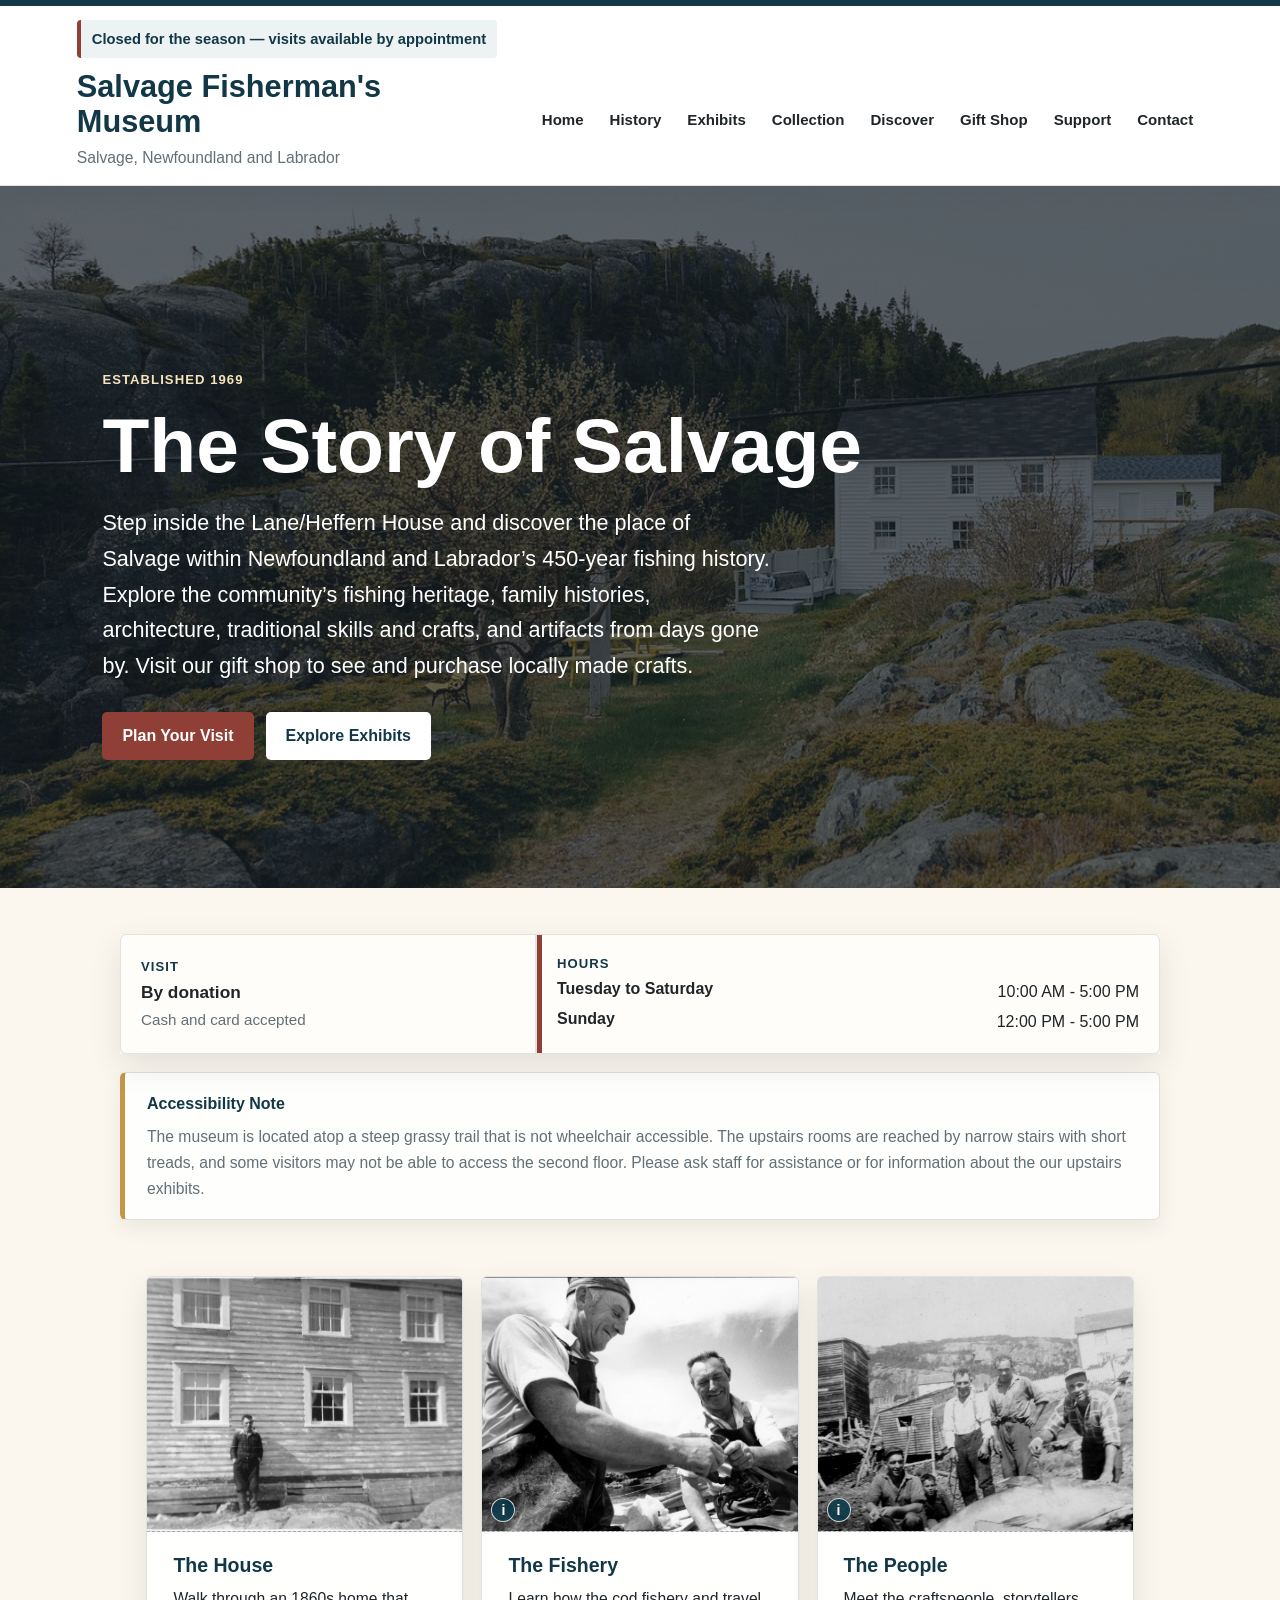
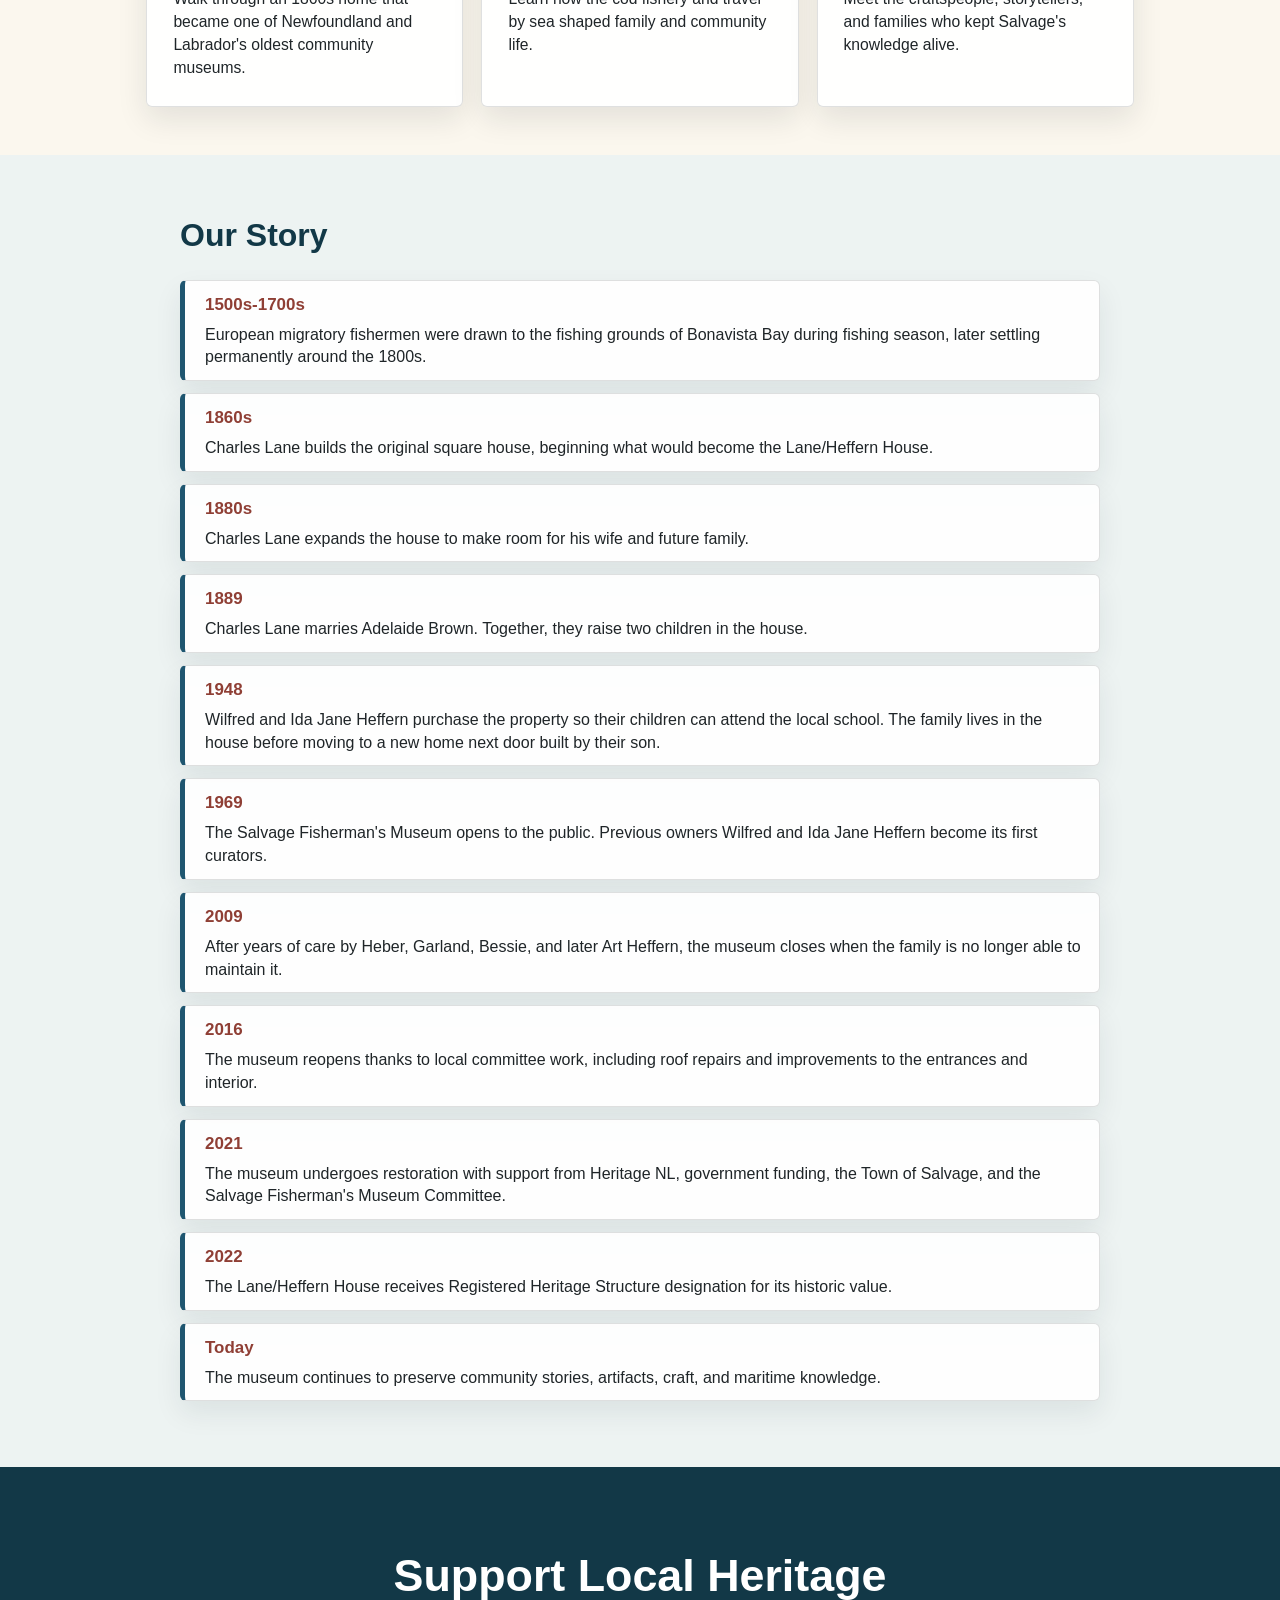
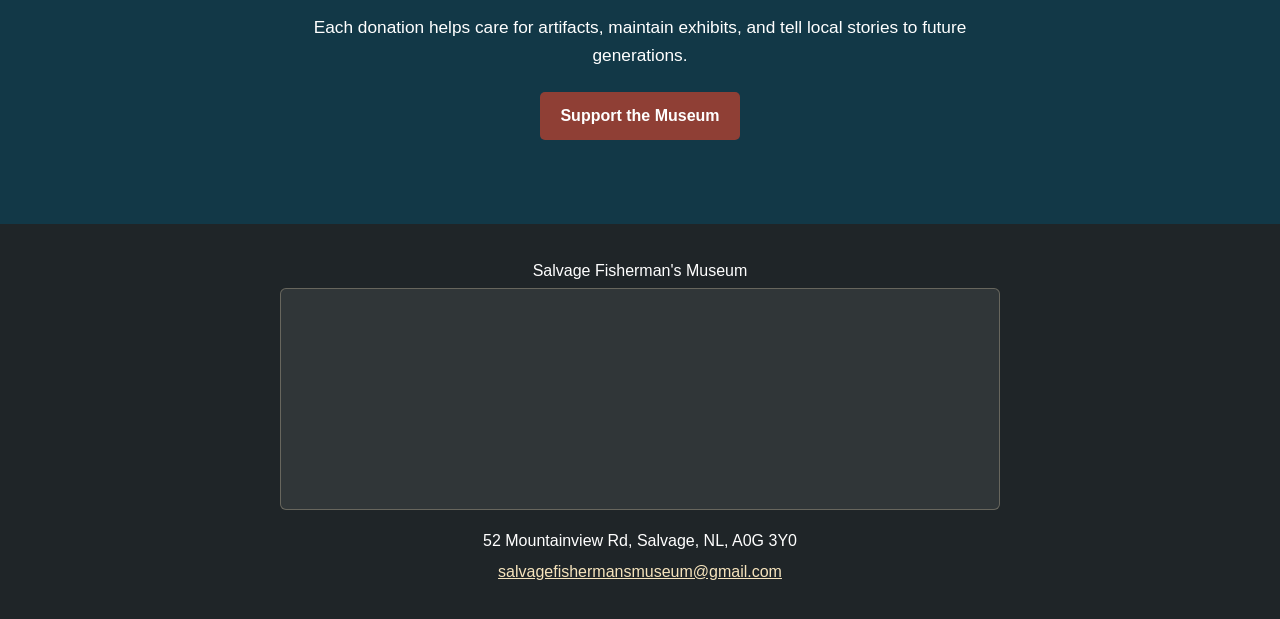
<file: index.html>
<!DOCTYPE html>
<html lang="en"><head>
<meta charset="UTF-8">
<meta name="viewport" content="width=device-width, initial-scale=1.0">
<title>Salvage Fisherman's Museum | Salvage, Newfoundland</title>
<meta name="description" content="Visit the Salvage Fisherman's Museum, also known as the Lane/Heffern House, a community museum preserving fishing heritage, family stories, craft, and life in Salvage, Newfoundland.">
<script type="application/ld+json">
{
  "@context": "https://schema.org",
  "@type": "Museum",
  "name": "Salvage Fisherman's Museum",
  "address": {
    "@type": "PostalAddress",
    "streetAddress": "52 Mountainview Rd",
    "addressLocality": "Salvage",
    "addressRegion": "NL",
    "postalCode": "A0G 3Y0",
    "addressCountry": "Canada"
  },
  "description": "A community museum preserving the fishing heritage, stories, landscape, and traditions of Salvage, Newfoundland."
}
</script>
<link rel="stylesheet" href="css/style.css">
</head>

<body class="home-page">
<header>
<div id="season-status" class="season-banner">Open for the season - July 7 to September 4</div>

<div class="logo">
<a class="home-link" href="index.html" aria-label="Go to homepage"><h1>Salvage Fisherman's Museum</h1></a>
<p>Salvage, Newfoundland and Labrador</p>
</div>

<nav>
<a href="index.html">Home</a>
<a href="history.html">History</a>
<a href="exhibits.html">Exhibits</a>
<a href="collection.html">Collection</a>
<a href="discover.html">Discover</a>
<a href="gift-shop.html">Gift Shop</a>
<a href="support.html">Support</a>
<a href="contact.html">Contact</a>
</nav>
</header>

<section class="hero" style="background-image: linear-gradient(rgba(20, 28, 36, 0.68), rgba(20, 28, 36, 0.68)), url(&quot;images/museum-landscape-placeholder.jpg&quot;); background-size: cover, 125% auto; background-position: center center, 0% 50%; background-repeat: no-repeat, no-repeat;" data-bg-overlay="dark">
<div class="hero-text">
<h2>The Story of Salvage</h2>
<p>Step inside the Lane/Heffern House and discover the place of Salvage within Newfoundland and Labrador’s 450-year fishing history. Explore the community’s fishing heritage, family histories, architecture, traditional skills and crafts, and artifacts from days gone by. Visit our gift shop to see and purchase locally made crafts.&nbsp;</p>

<div class="buttons">
<a class="button" href="#visitor-info">Plan Your Visit</a>
<a class="button secondary" href="exhibits.html">Explore Exhibits</a>
</div>
</div>
</section>

<section id="visitor-info" class="notice">
<div class="admission-box">
<span>Visit</span>
<strong>By donation</strong>
<small>Cash and card accepted</small>
</div>
<div class="hours-box">
<span>Hours</span>
<p><strong>Tuesday to Saturday</strong> 10:00 AM - 5:00 PM</p>
<p><strong>Sunday</strong> 12:00 PM - 5:00 PM</p>
</div>
</section>

<section class="home-accessibility">
<h2>Accessibility Note</h2>
<p>The museum is located atop a steep grassy trail that is not wheelchair accessible. The upstairs rooms are reached by narrow stairs with short treads, and some visitors may not be able to access the second floor. Please ask staff for assistance or for information about the our upstairs exhibits.</p>
</section>



<section class="cards">
<div class="card">
<div class="photo-placeholder" style="position: relative; overflow: hidden;"><img src="images/historic-house-placeholder.jpg" alt="Historic photograph of the museum building" style="position: absolute; left: -10.521308%; top: -10.521308%; width: 121.042615%; height: 121.042615%; max-width: none; margin: 0px; border: 0px; display: block; object-fit: cover; object-position: 50% 50%; transform: rotate(0.5deg); transform-origin: center center; filter: grayscale(100%) contrast(125%);"></div>
<h3>The House</h3>
<p>Walk through an 1860s home that became one of Newfoundland and Labrador's oldest community museums.</p>
</div>

<div class="card">
<div class="photo-placeholder" style="position: relative; overflow: hidden;"><img src="images/Penney005.jpg" alt="Penney005" loading="lazy" style="position: absolute; left: -15.6%; top: -12%; width: 130%; height: 130%; max-width: none; margin: 0px; border: 0px; display: block; object-fit: cover; object-position: 52% 40%; transform: rotate(0deg); transform-origin: center center; filter: grayscale(100%);"></div>
<p class="photo-credit">Attribution: Joyce Penney collection. John Lane and Frank in Salvage, circa 1960s-1970s.</p>
<h3>The Fishery</h3>
<p>Learn how the cod fishery and travel by sea shaped family and community life.</p></div><div class="card"><div class="photo-placeholder" style="position: relative; overflow: hidden;"><img src="images/DAI_26.jpg" alt="DAI 26" style="object-fit: cover; object-position: 54% 52%; position: absolute; left: -10.8%; top: -10.4%; width: 120%; height: 120%; max-width: none; margin: 0px; border: 0px; display: block; transform: rotate(0deg); transform-origin: center center; filter: grayscale(100%) brightness(90%) contrast(140%);"></div>
<p class="photo-credit">Attribution: Salvage Fisherman's Museum Archives, Arthur Heffern. Fishermen with a large tuna, c.1950. CC BY-NC 2.0 CA.</p>
<h3>The People</h3>
<p>Meet the craftspeople, storytellers, and families who kept Salvage's knowledge alive.</p>
</div>
</section>

<section class="timeline timeline-cards">
<h2>Our Story</h2>

<div>
<h3>1500s-1700s</h3>
<p>European migratory fishermen were drawn to the fishing grounds of Bonavista Bay during fishing season, later settling permanently around the 1800s.</p>
</div>

<div>
<h3>1860s</h3>
<p>Charles Lane builds the original square house, beginning what would become the Lane/Heffern House.</p>
</div>

<div>
<h3>1880s</h3>
<p>Charles Lane expands the house to make room for his wife and future family.</p>
</div>

<div>
<h3>1889</h3>
<p>Charles Lane marries Adelaide Brown. Together, they raise two children in the house.</p>
</div>

<div>
<h3>1948</h3>
<p>Wilfred and Ida Jane Heffern purchase the property so their children can attend the local school. The family lives in the house before moving to a new home next door built by their son.</p>
</div>

<div>
<h3>1969</h3>
<p>The Salvage Fisherman's Museum opens to the public. Previous owners Wilfred and Ida Jane Heffern become its first curators.</p>
</div>

<div>
<h3>2009</h3>
<p>After years of care by Heber, Garland, Bessie, and later Art Heffern, the museum closes when the family is no longer able to maintain it.</p>
</div>

<div>
<h3>2016</h3>
<p>The museum reopens thanks to local committee work, including roof repairs and improvements to the entrances and interior.</p>
</div>

<div>
<h3>2021</h3>
<p>The museum undergoes restoration with support from Heritage NL, government funding, the Town of Salvage, and the Salvage Fisherman's Museum Committee.</p>
</div>

<div>
<h3>2022</h3>
<p>The Lane/Heffern House receives Registered Heritage Structure designation for its historic value.</p>
</div>

<div>
<h3>Today</h3>
<p>The museum continues to preserve community stories, artifacts, craft, and maritime knowledge.</p>
</div>
</section>

<section class="support-box">
<h2>Support Local Heritage</h2>
<p>Each donation helps care for artifacts, maintain exhibits, and tell local stories to future generations.</p>
<a class="button" href="support.html">Support the Museum</a></section>

<footer>
<p>Salvage Fisherman's Museum</p>
<div class="footer-map" aria-label="Map showing Salvage Fisherman's Museum location">
<iframe title="Map to Salvage Fisherman's Museum" src="https://www.google.com/maps?q=52%20Mountainview%20Rd%2C%20Salvage%2C%20NL%20A0G%203Y0&amp;output=embed" loading="lazy" referrerpolicy="no-referrer-when-downgrade"></iframe>
</div>
<p>52 Mountainview Rd, Salvage, NL, A0G 3Y0</p>
<p><a href="mailto:salvagefishermansmuseum@gmail.com">salvagefishermansmuseum@gmail.com</a></p>
</footer>

<script src="js/main.js"></script>
</body></html>
</file>
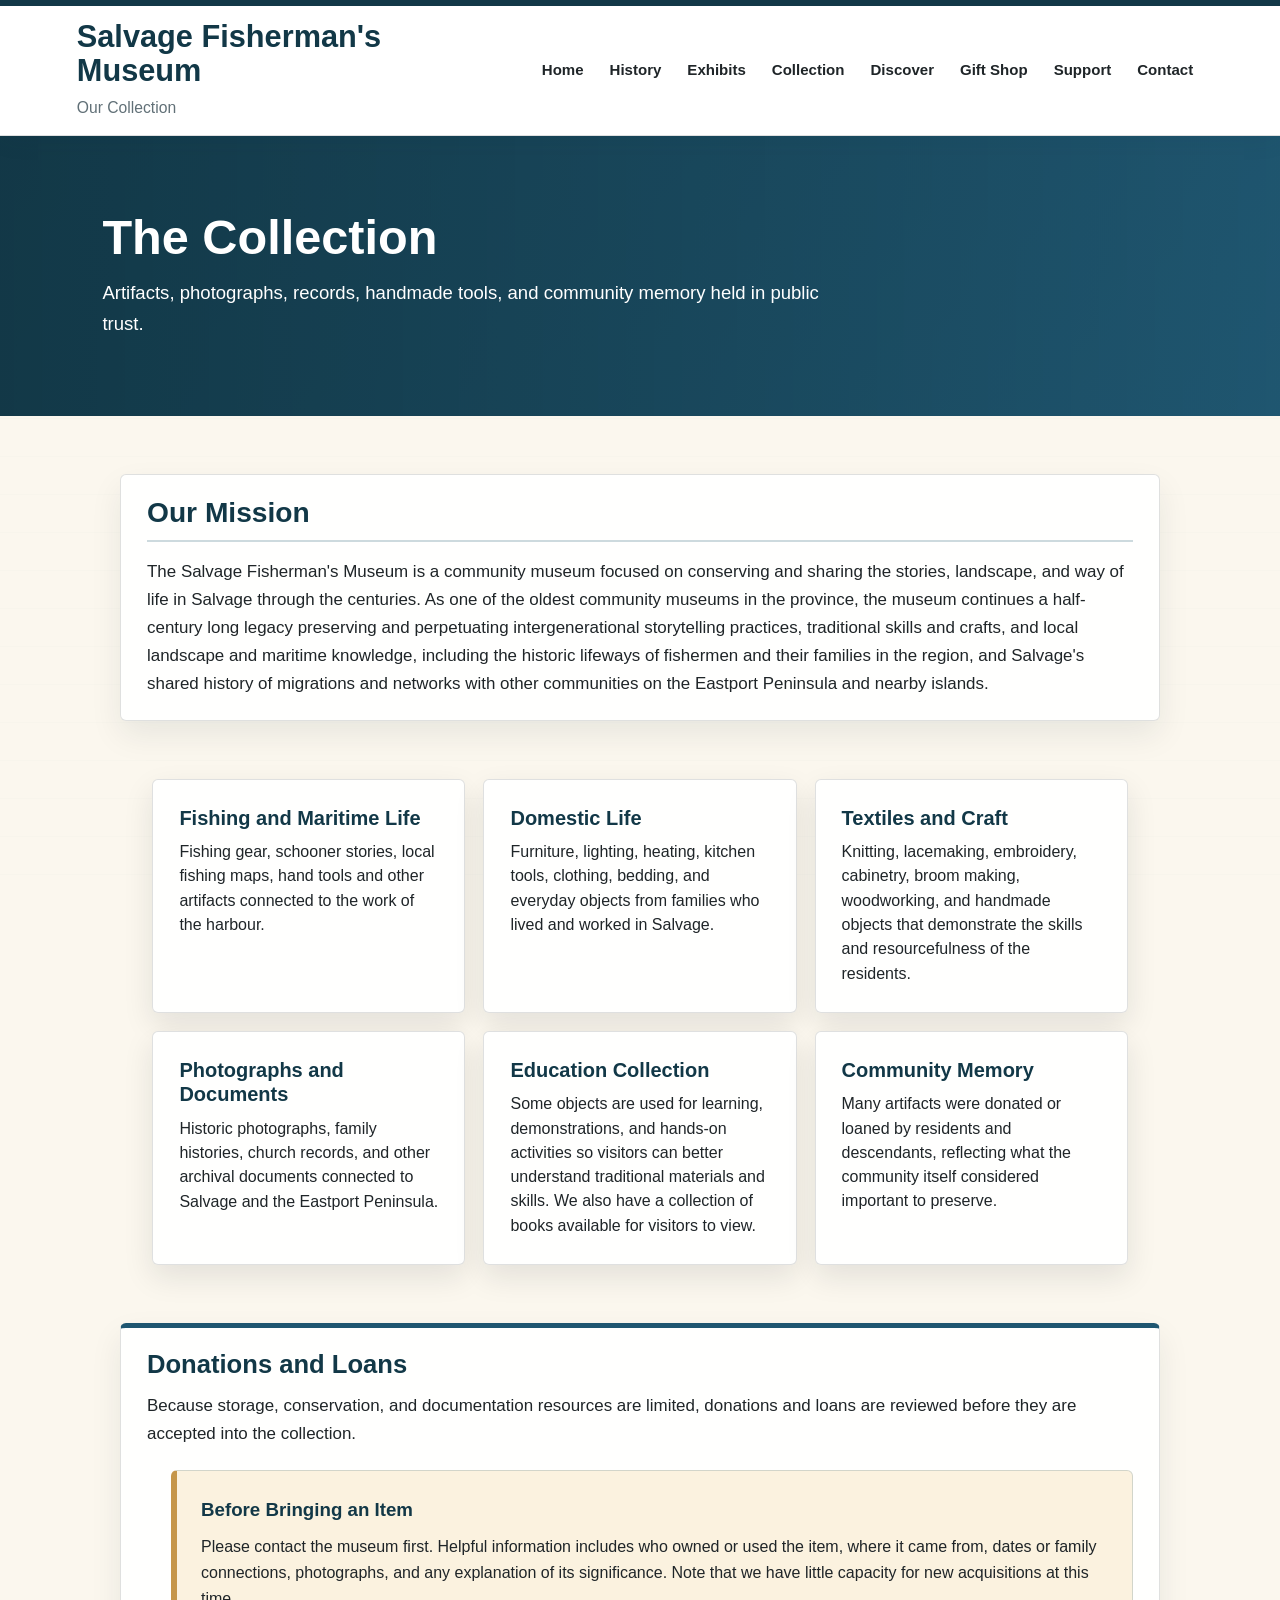
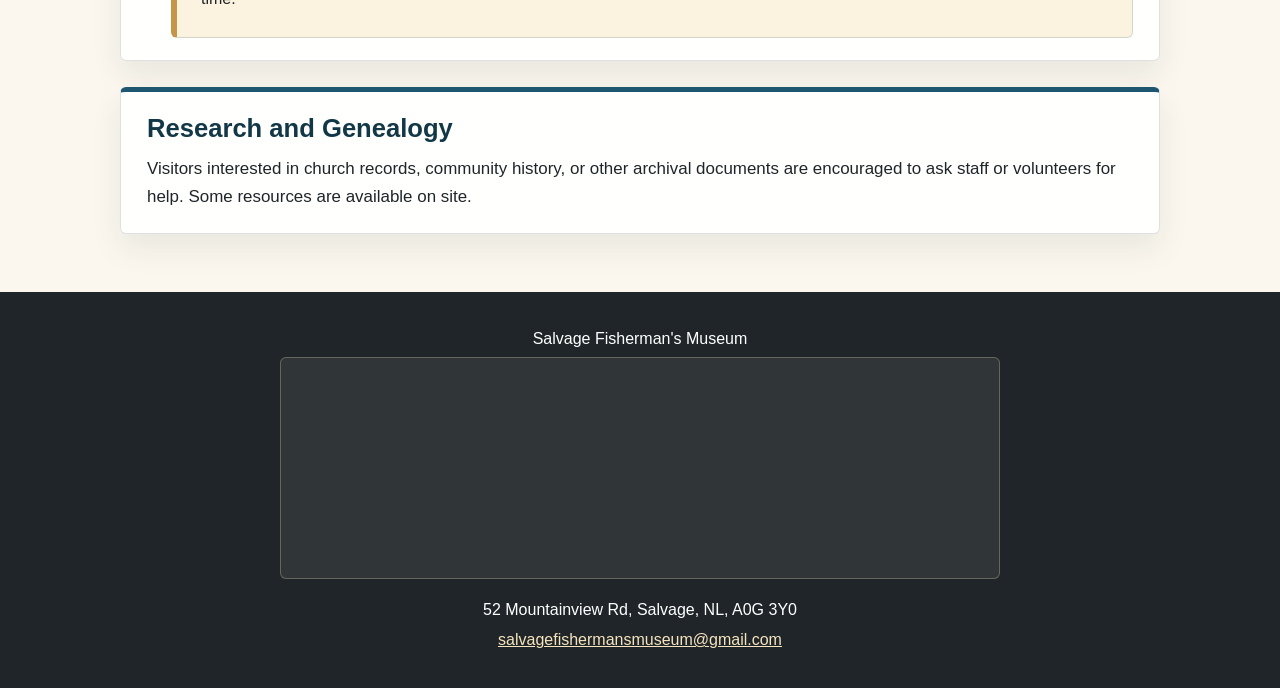
<file: collection.html>
<!DOCTYPE html>
<html lang="en"><head>
<meta charset="UTF-8">
<meta name="viewport" content="width=device-width, initial-scale=1.0">
<title>Collection | Salvage Fisherman's Museum</title>
<meta name="description" content="Learn about the Salvage Fisherman's Museum collection, donations, loans, research access, and community artifacts from Salvage and the Eastport Peninsula.">
<link rel="stylesheet" href="css/style.css">
</head>

<body>
<header>
<div class="logo">
<a class="home-link" href="index.html" aria-label="Go to homepage"><h1>Salvage Fisherman's Museum</h1></a>
<p>Our Collection</p>
</div>

<nav>
<a href="index.html">Home</a>
<a href="history.html">History</a>
<a href="exhibits.html">Exhibits</a>
<a href="collection.html">Collection</a>
<a href="discover.html">Discover</a>
<a href="gift-shop.html">Gift Shop</a>
<a href="support.html">Support</a>
<a href="contact.html">Contact</a>
</nav>
</header>

<section class="page-header">
<h2>The Collection</h2>
<p>Artifacts, photographs, records, handmade tools, and community memory held in public trust.</p>
</section>

<section class="content info-section tight-after">
<div class="info-box">
<h2>Our Mission</h2>
<p>The Salvage Fisherman's Museum is a community museum focused on conserving and sharing the stories, landscape, and way of life in Salvage through the centuries. As one of the oldest community museums in the province, the museum continues a half-century long legacy preserving and perpetuating intergenerational storytelling practices, traditional skills and crafts, and local landscape and maritime knowledge, including the historic lifeways of fishermen and their families in the region, and Salvage's shared history of migrations and networks with other communities on the Eastport Peninsula and nearby islands.&nbsp;</p>
</div>
</section>

<section class="cards">
<div class="card">
<h3>Fishing and Maritime Life</h3>
<p>Fishing gear, schooner stories, local fishing maps, hand tools and other artifacts connected to the work of the harbour.</p>
</div>

<div class="card">
<h3>Domestic Life</h3>
<p>Furniture, lighting, heating, kitchen tools, clothing, bedding, and everyday objects from families who lived and worked in Salvage.</p>
</div>

<div class="card">
<h3>Textiles and Craft</h3>
<p>Knitting, lacemaking, embroidery, cabinetry, broom making, woodworking, and handmade objects that demonstrate the skills and resourcefulness of the residents.</p>
</div>

<div class="card">
<h3>Photographs and Documents</h3>
<p>Historic photographs, family histories, church records, and other archival documents connected to Salvage and the Eastport Peninsula.</p>
</div>

<div class="card">
<h3>Education Collection</h3>
<p>Some objects are used for learning, demonstrations, and hands-on activities so visitors can better understand traditional materials and skills. We also have a collection of books available for visitors to view.</p>
</div>

<div class="card">
<h3>Community Memory</h3>
<p>Many artifacts were donated or loaned by residents and descendants, reflecting what the community itself considered important to preserve.</p>
</div>
</section>

<section class="content info-stack">
<div class="info-box">
<h2>Donations and Loans</h2>
<p>Because storage, conservation, and documentation resources are limited, donations and loans are reviewed before they are accepted into the collection.</p>
<div class="note">
<h3>Before Bringing an Item</h3>
<p>Please contact the museum first. Helpful information includes who owned or used the item, where it came from, dates or family connections, photographs, and any explanation of its significance. Note that we have little capacity for new acquisitions at this time.&nbsp;</p>
</div>
</div>

<div class="info-box">
<h2>Research and Genealogy</h2>
<p>Visitors interested in church records, community history, or other archival documents are encouraged to ask staff or volunteers for help. Some resources are available on site.</p>
</div>
</section>

<footer>
<p>Salvage Fisherman's Museum</p>
<div class="footer-map" aria-label="Map showing Salvage Fisherman's Museum location">
<iframe title="Map to Salvage Fisherman's Museum" src="https://www.google.com/maps?q=52%20Mountainview%20Rd%2C%20Salvage%2C%20NL%20A0G%203Y0&amp;output=embed" loading="lazy" referrerpolicy="no-referrer-when-downgrade"></iframe>
</div>
<p>52 Mountainview Rd, Salvage, NL, A0G 3Y0</p>
<p><a href="mailto:salvagefishermansmuseum@gmail.com">salvagefishermansmuseum@gmail.com</a></p>
</footer>


<script src="js/main.js"></script></body></html>
</file>
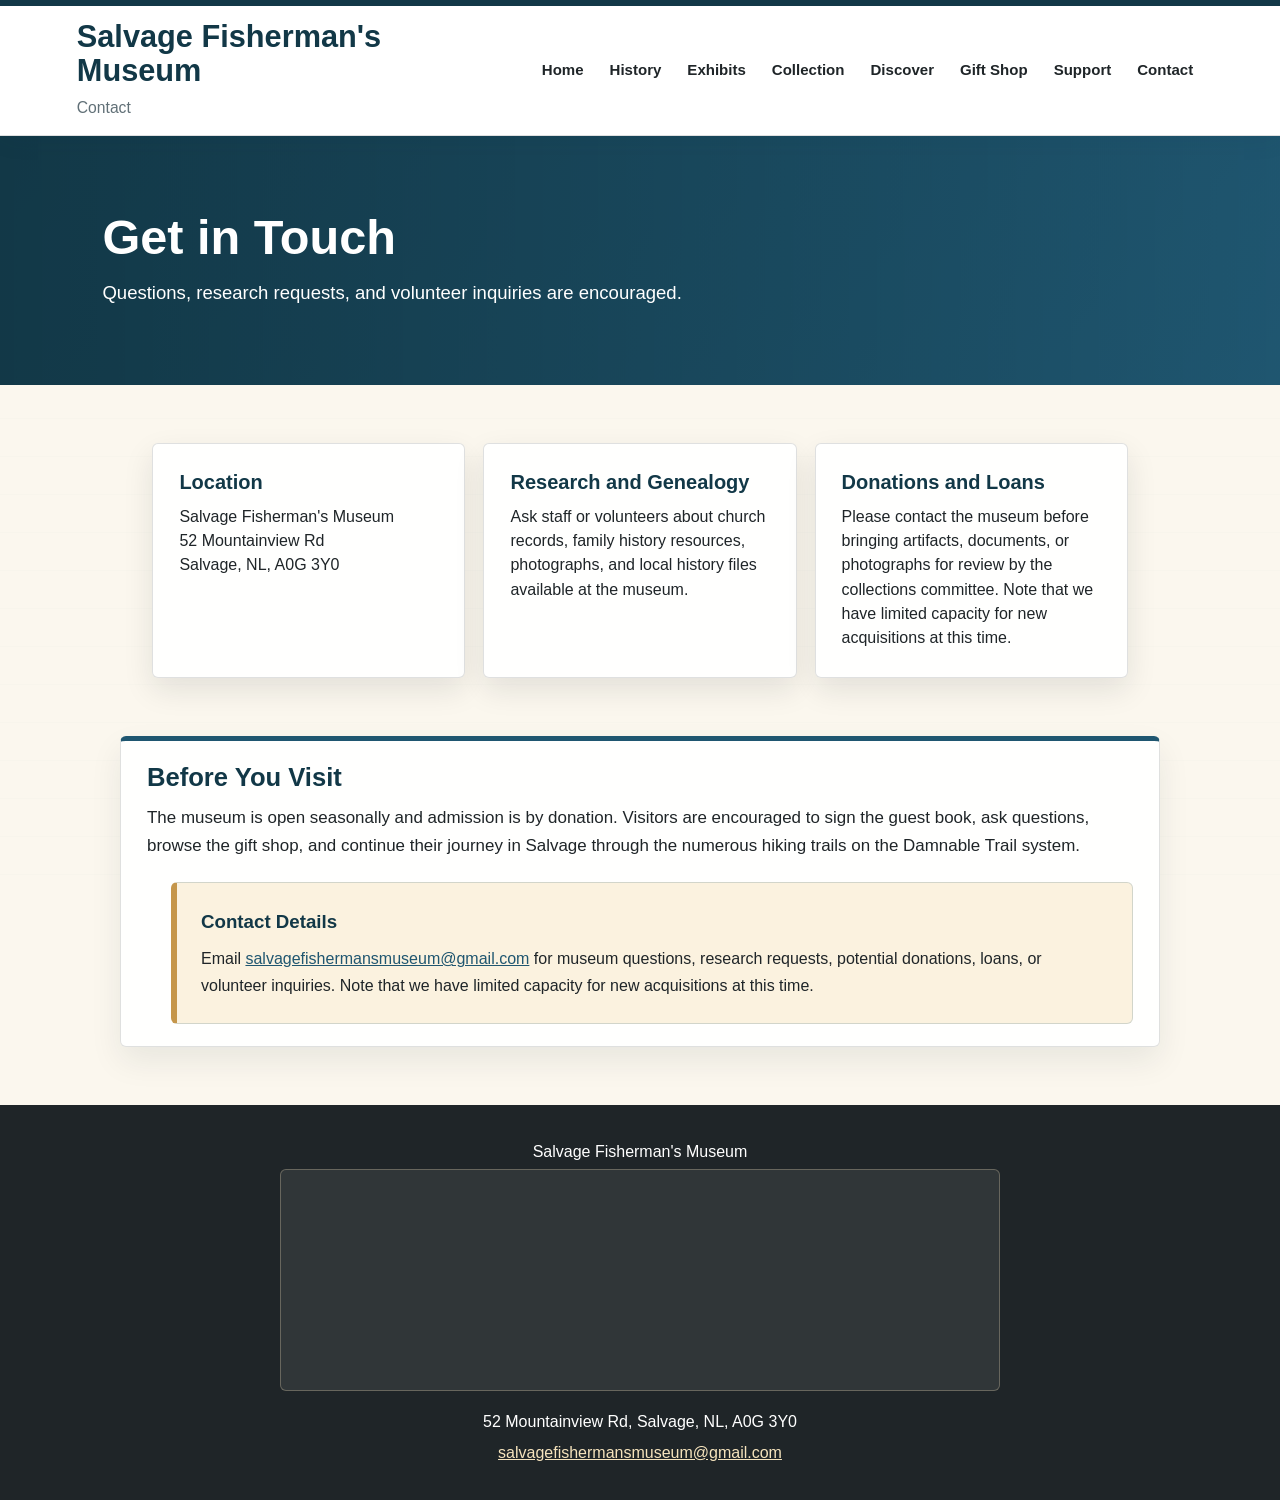
<file: contact.html>
<!DOCTYPE html>
<html lang="en"><head>
<meta charset="UTF-8">
<meta name="viewport" content="width=device-width, initial-scale=1.0">
<title>Contact | Salvage Fisherman's Museum</title>
<meta name="description" content="Contact the Salvage Fisherman's Museum about visiting, volunteering, research, genealogy, donations, artifact offers, and community history.">
<link rel="stylesheet" href="css/style.css">
</head>

<body>
<header>
<div class="logo">
<a class="home-link" href="index.html" aria-label="Go to homepage"><h1>Salvage Fisherman's Museum</h1></a>
<p>Contact</p>
</div>

<nav>
<a href="index.html">Home</a>
<a href="history.html">History</a>
<a href="exhibits.html">Exhibits</a>
<a href="collection.html">Collection</a>
<a href="discover.html">Discover</a>
<a href="gift-shop.html">Gift Shop</a>
<a href="support.html">Support</a>
<a href="contact.html">Contact</a>
</nav>
</header>

<section class="page-header">
<h2>Get in Touch</h2>
<p>Questions, research requests, and volunteer inquiries are encouraged.</p>
</section>

<section class="cards">
<div class="card">
<h3>Location</h3>
<p>Salvage Fisherman's Museum<br>52 Mountainview Rd<br>Salvage, NL, A0G 3Y0</p>
</div>

<div class="card">
<h3>Research and Genealogy</h3>
<p>Ask staff or volunteers about church records, family history resources, photographs, and local history files available at the museum.</p>
</div>

<div class="card">
<h3>Donations and Loans</h3>
<p>Please contact the museum before bringing artifacts, documents, or photographs for review by the collections committee. Note that we have limited capacity for new acquisitions at this time.&nbsp;</p>
</div>
</section>

<section class="content info-section">
<div class="info-box">
<h2>Before You Visit</h2>
<p>The museum is open seasonally and admission is by donation. Visitors are encouraged to sign the guest book, ask questions, browse the gift shop, and continue their journey in Salvage through the numerous hiking trails on the Damnable Trail system.&nbsp;</p>

<div class="note">
<h3>Contact Details</h3>
<p>Email <a href="mailto:salvagefishermansmuseum@gmail.com">salvagefishermansmuseum@gmail.com</a> for museum questions, research requests, potential donations, loans, or volunteer inquiries. Note that we have limited capacity for new acquisitions at this time.&nbsp;</p>
</div>

</div>
</section>

<footer>
<p>Salvage Fisherman's Museum</p>
<div class="footer-map" aria-label="Map showing Salvage Fisherman's Museum location">
<iframe title="Map to Salvage Fisherman's Museum" src="https://www.google.com/maps?q=52%20Mountainview%20Rd%2C%20Salvage%2C%20NL%20A0G%203Y0&amp;output=embed" loading="lazy" referrerpolicy="no-referrer-when-downgrade"></iframe>
</div>
<p>52 Mountainview Rd, Salvage, NL, A0G 3Y0</p>
<p><a href="mailto:salvagefishermansmuseum@gmail.com">salvagefishermansmuseum@gmail.com</a></p>
</footer>


<script src="js/main.js"></script></body></html>
</file>
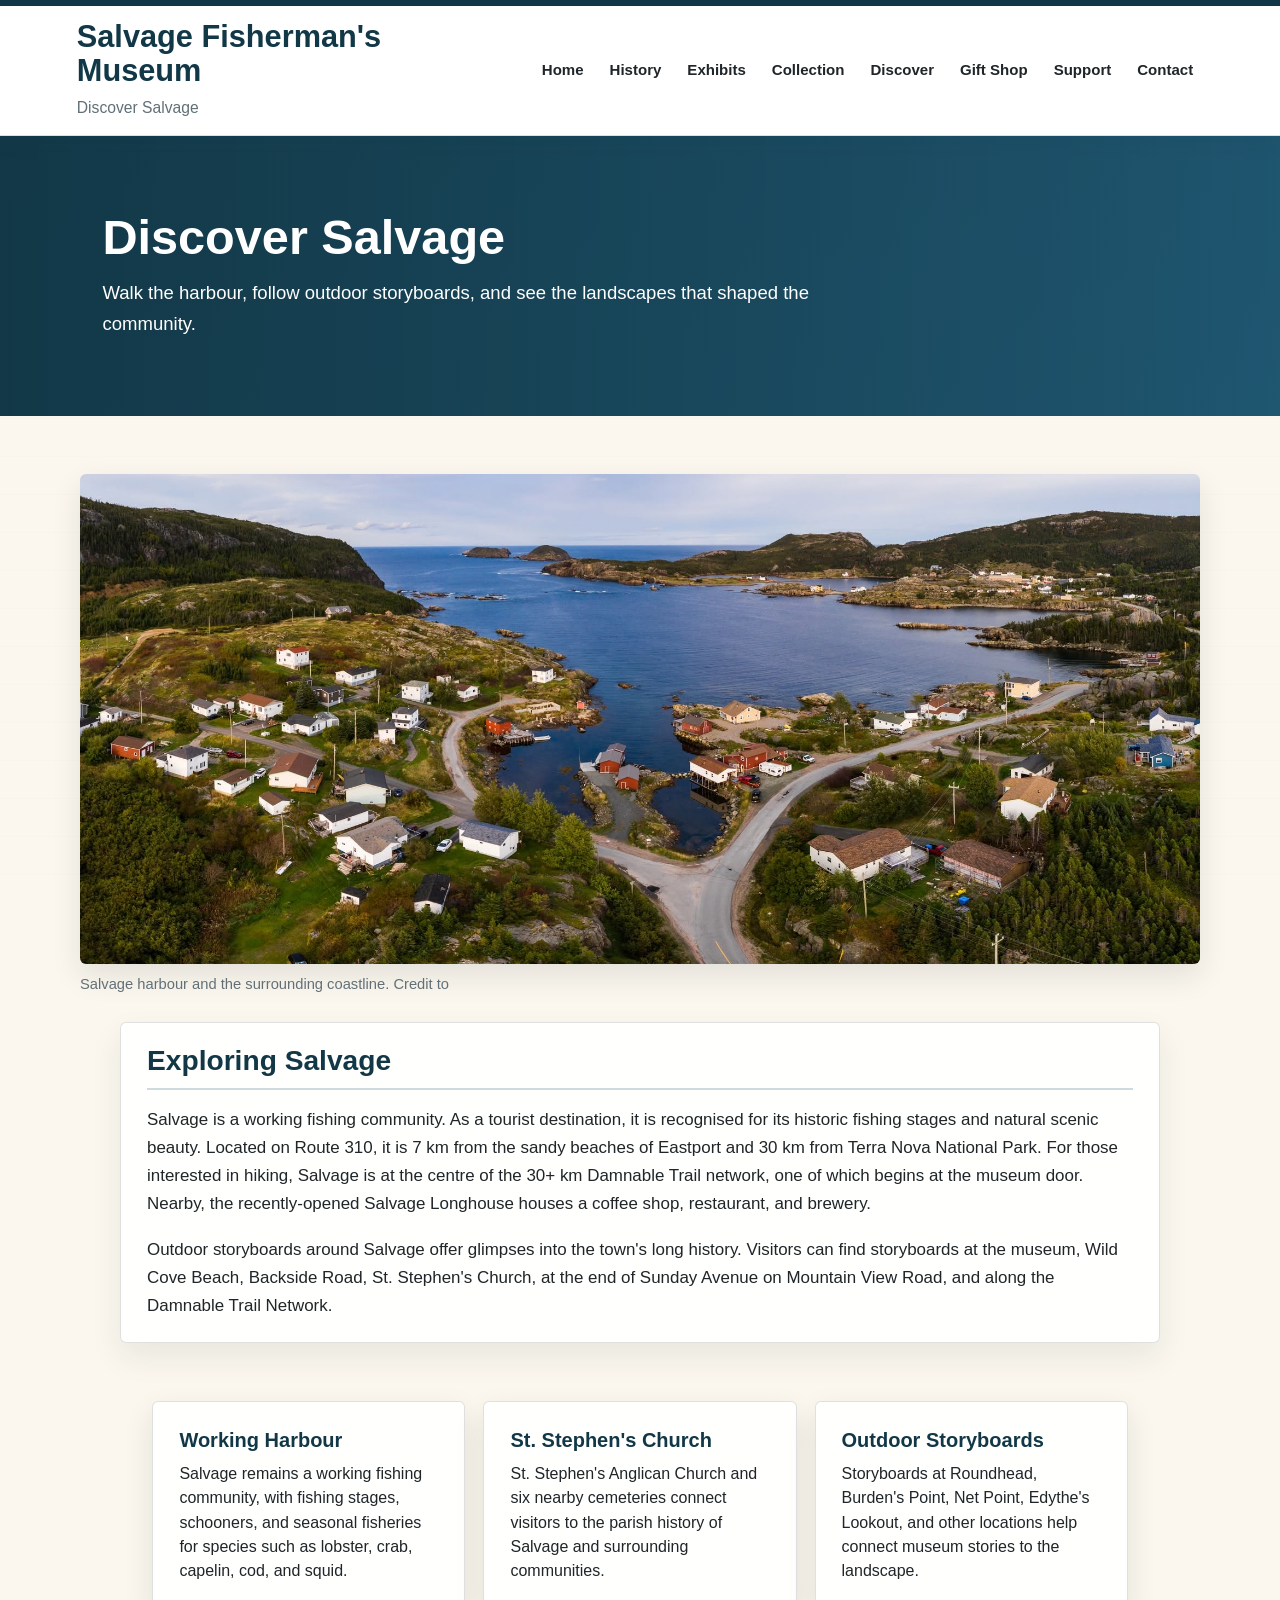
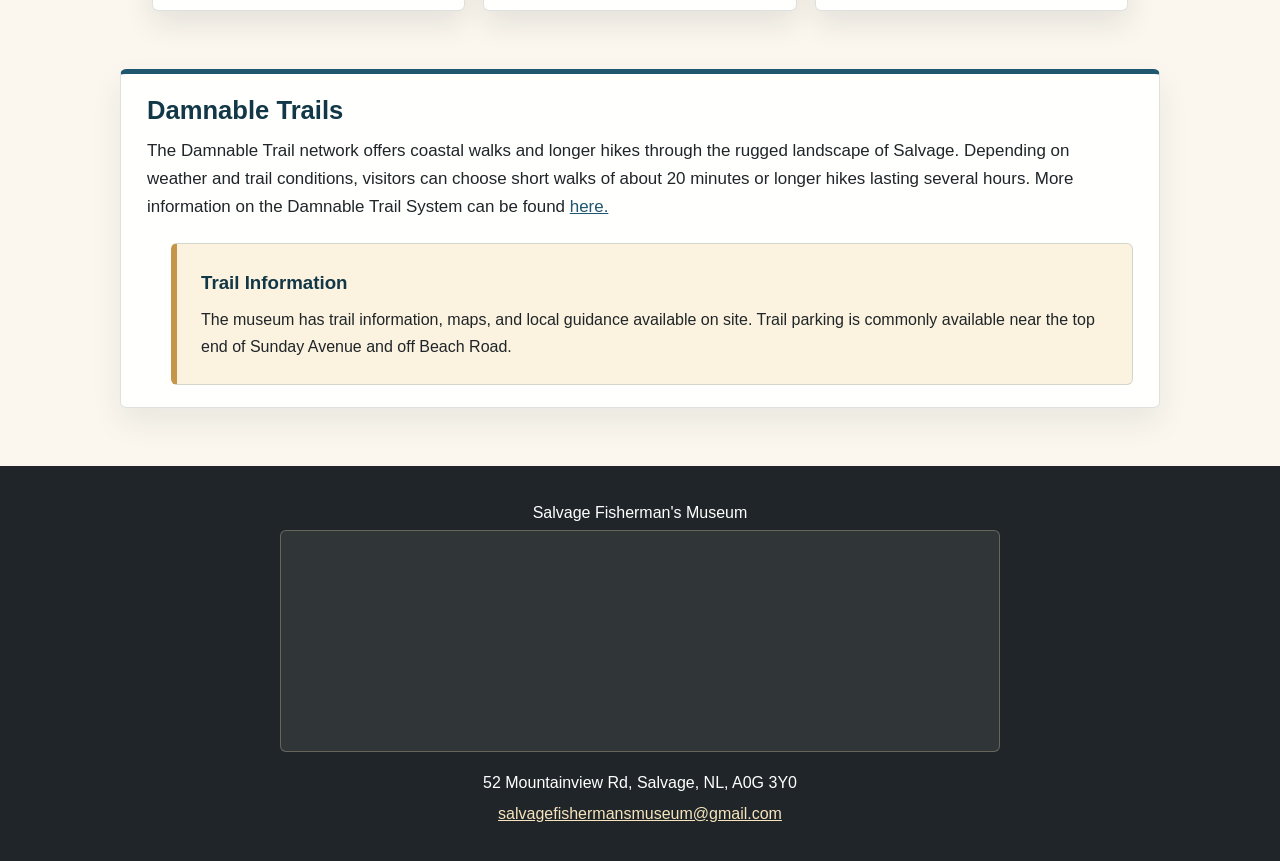
<file: discover.html>
<!DOCTYPE html>
<html lang="en"><head>
<meta charset="UTF-8">
<meta name="viewport" content="width=device-width, initial-scale=1.0">
<title>Discover Salvage | Salvage Fisherman's Museum</title>
<meta name="description" content="Explore Salvage beyond the museum, including outdoor storyboards, walking routes, working stages, St. Stephen's Church, and the Damnable Trail network.">
<link rel="stylesheet" href="css/style.css">
</head>

<body>
<header>
<div class="logo">
<a class="home-link" href="index.html" aria-label="Go to homepage"><h1>Salvage Fisherman's Museum</h1></a>
<p>Discover Salvage</p>
</div>

<nav>
<a href="index.html">Home</a>
<a href="history.html">History</a>
<a href="exhibits.html">Exhibits</a>
<a href="collection.html">Collection</a>
<a href="discover.html">Discover</a>
<a href="gift-shop.html">Gift Shop</a>
<a href="support.html">Support</a>
<a href="contact.html">Contact</a>
</nav>
</header>

<section class="page-header">
<h2>Discover Salvage</h2>
<p>Walk the harbour, follow outdoor storyboards, and see the landscapes that shaped the community.</p>
</section>

<figure class="wide-photo">
<img src="images/discover-salvage-harbour.jpg" alt="Aerial view of Salvage harbour, roads, houses, and surrounding coastline">
<figcaption>Salvage harbour and the surrounding coastline. Credit to&nbsp;</figcaption>
</figure>

<section class="content info-section tight-after">
<div class="info-box">
<h2>Exploring Salvage</h2>
<p>Salvage is a working fishing community. As a tourist destination, it is recognised for its historic fishing stages and natural scenic beauty. Located on Route 310, it is 7 km from the sandy beaches of Eastport and 30 km from Terra Nova National Park. For those interested in hiking, Salvage is at the centre of the 30+ km Damnable Trail network, one of which begins at the museum door. Nearby, the recently-opened Salvage Longhouse houses a coffee shop, restaurant, and brewery.&nbsp;</p><p>Outdoor storyboards around Salvage offer glimpses into the town's long history. Visitors can find storyboards at the museum, Wild Cove Beach, Backside Road, St. Stephen's Church, at the end of Sunday Avenue on Mountain View Road, and along the Damnable Trail Network.</p>
</div>
</section>

<section class="cards">
<div class="card">
<h3>Working Harbour</h3>
<p>Salvage remains a working fishing community, with fishing stages, schooners, and seasonal fisheries for species such as lobster, crab, capelin, cod, and squid.</p>
</div>

<div class="card">
<h3>St. Stephen's Church</h3>
<p>St. Stephen's Anglican Church and six nearby cemeteries connect visitors to the parish history of Salvage and surrounding communities.</p>
</div>

<div class="card">
<h3>Outdoor Storyboards</h3>
<p>Storyboards at Roundhead, Burden's Point, Net Point, Edythe's Lookout, and other locations help connect museum stories to the landscape.</p>
</div>
</section>

<section id="trails" class="content info-section">
<div class="info-box">
<h2>Damnable Trails</h2>
<p>The Damnable Trail network offers coastal walks and longer hikes through the rugged landscape of Salvage. Depending on weather and trail conditions, visitors can choose short walks of about 20 minutes or longer hikes lasting several hours. More information on the Damnable Trail System can be found&nbsp;<a href="https://damnabletrail.com/trail/salvage-trails/">here.</a></p>

<div class="note">
<h3>Trail Information</h3>
<p>The museum has trail information, maps, and local guidance available on site. Trail parking is commonly available near the top end of Sunday Avenue and off Beach Road.</p>
</div>

</div>
</section>

<footer>
<p>Salvage Fisherman's Museum</p>
<div class="footer-map" aria-label="Map showing Salvage Fisherman's Museum location">
<iframe title="Map to Salvage Fisherman's Museum" src="https://www.google.com/maps?q=52%20Mountainview%20Rd%2C%20Salvage%2C%20NL%20A0G%203Y0&amp;output=embed" loading="lazy" referrerpolicy="no-referrer-when-downgrade"></iframe>
</div>
<p>52 Mountainview Rd, Salvage, NL, A0G 3Y0</p>
<p><a href="mailto:salvagefishermansmuseum@gmail.com">salvagefishermansmuseum@gmail.com</a></p>
</footer>


<script src="js/main.js"></script></body></html>
</file>
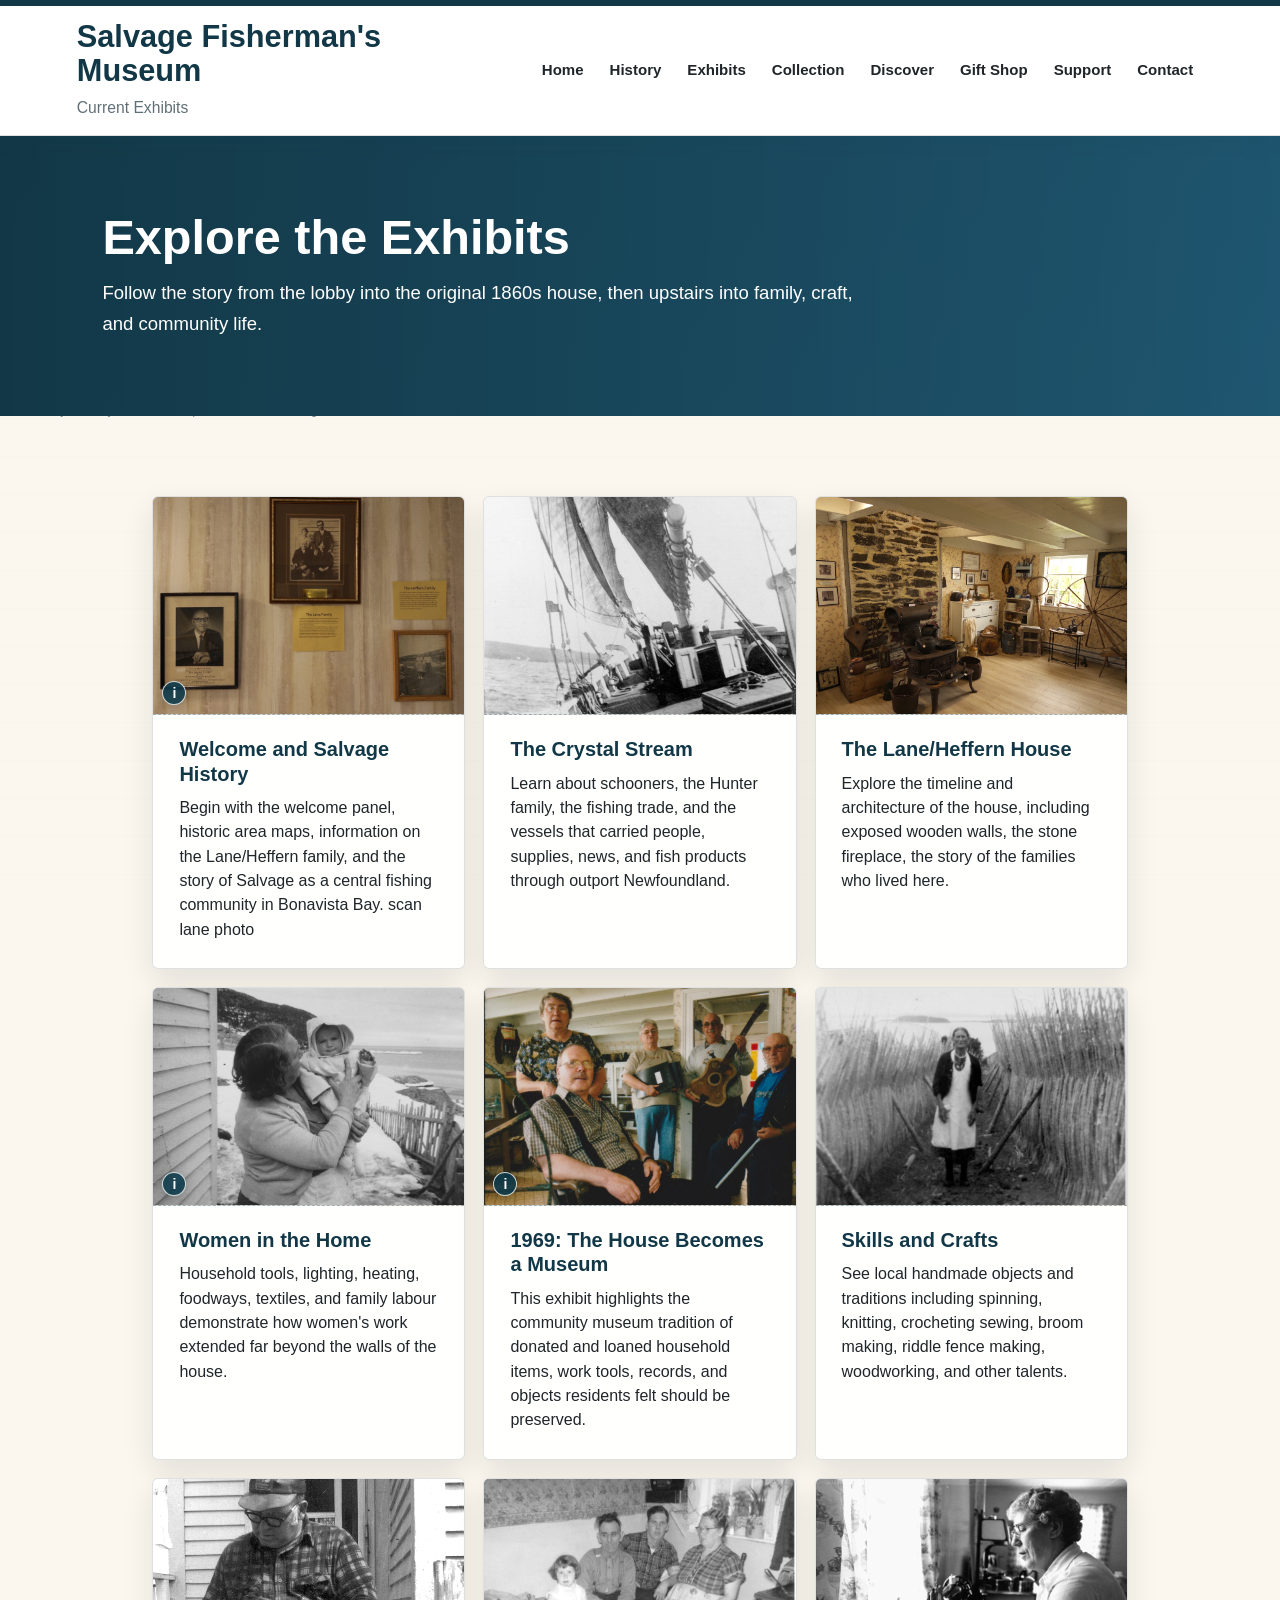
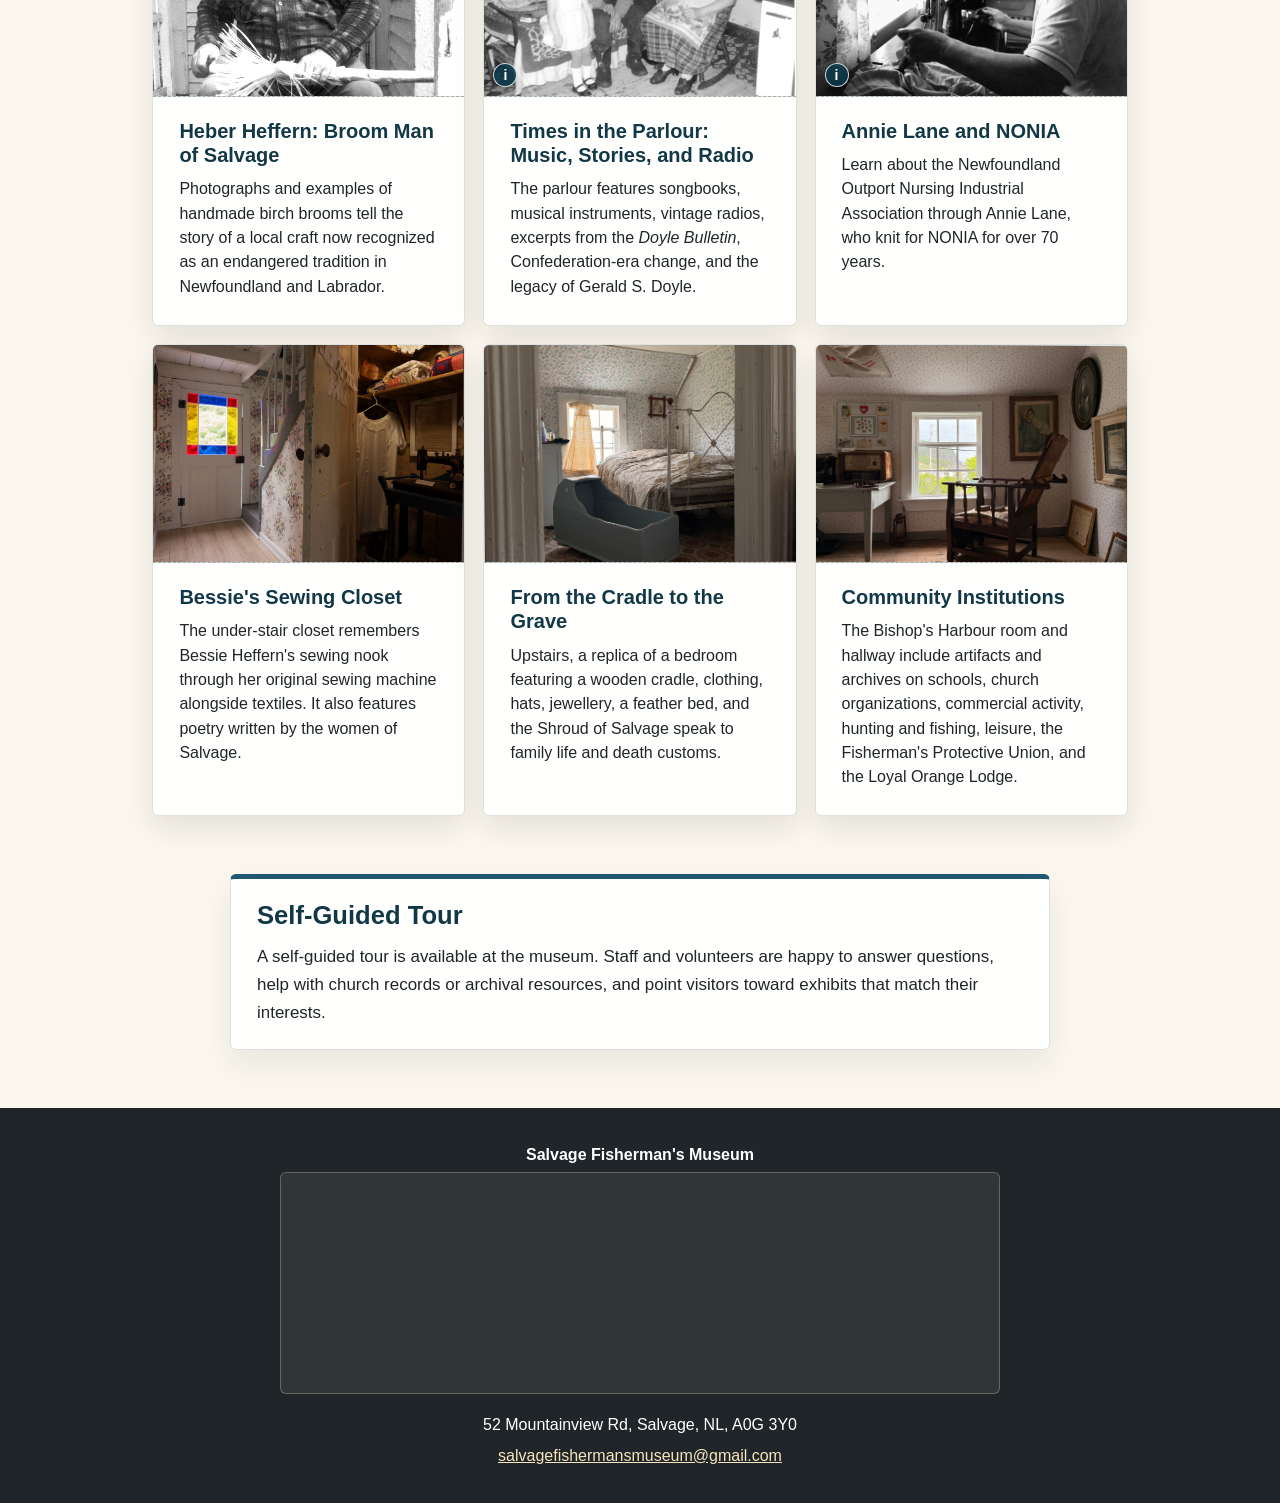
<file: exhibits.html>
<!DOCTYPE html>
<html lang="en"><head>
<meta charset="UTF-8">
<meta name="viewport" content="width=device-width, initial-scale=1.0">
<title>Exhibits | Salvage Fisherman's Museum</title>
<meta name="description" content="Explore exhibits at the Salvage Fisherman's Museum, including the Crystal Stream, Lane/Heffern House, Annie Lane, Bessie's Sewing Closet, and Salvage community history.">
<link rel="stylesheet" href="css/style.css">
</head>

<body>
<header>
<div class="logo">
<a class="home-link" href="index.html" aria-label="Go to homepage"><h1>Salvage Fisherman's Museum</h1></a>
<p>Current Exhibits</p>
</div>

<nav>
<a href="index.html">Home</a>
<a href="history.html">History</a>
<a href="exhibits.html">Exhibits</a>
<a href="collection.html">Collection</a>
<a href="discover.html">Discover</a>
<a href="gift-shop.html">Gift Shop</a>
<a href="support.html">Support</a>
<a href="contact.html">Contact</a>
</nav>
</header>

<section class="page-header" style="background-image: linear-gradient(90deg, rgba(18, 56, 71, 0.94), rgba(31, 86, 112, 0.72)), url(&quot;images/Penney022.jpg&quot;); background-size: cover, 110% auto; background-position: center center, 34% 50%; background-repeat: no-repeat, no-repeat;">
<h2>Explore the Exhibits</h2>
<p>Follow the story from the lobby into the original 1860s house, then upstairs into family, craft, and community life.</p>
</section>
<p class="photo-credit background-credit">Attribution: Joyce Penney collection. St. Stephen's Parish Hall in Salvage.</p>

<section class="cards">
<div class="card exhibit-card">
<div class="photo-placeholder" style="position: relative; overflow: hidden;"><img src="images/IMG_6024.JPG" alt="IMG 6024" loading="lazy" style="position: absolute; left: -8.4%; top: -13.2%; width: 120%; height: 120%; max-width: none; margin: 0px; border: 0px; display: block; object-fit: cover; object-position: 42% 66%; transform: rotate(0deg); transform-origin: center center; filter: contrast(110%);"></div>
<p class="photo-credit">Attribution: Joyce Penney collection. Naomi Oldford, circa 1980s.</p>
<h3>Welcome and Salvage History</h3>
<p>Begin with the welcome panel, historic area maps, information on the Lane/Heffern family, and the story of Salvage as a central fishing community in Bonavista Bay. scan lane photo</p>
</div>

<div class="card exhibit-card">
<div class="photo-placeholder" style="position: relative; overflow: hidden;"><img src="images/pf055_2_c025.jpeg" alt="pf055 2 c025" loading="lazy" style="position: absolute; left: 0%; top: 0%; width: 100%; height: 100%; max-width: none; margin: 0px; border: 0px; display: block; object-fit: cover; object-position: 50% 26%; transform: none; transform-origin: center center;"></div>
<h3>The Crystal Stream</h3>
<p>Learn about schooners, the Hunter family, the fishing trade, and the vessels that carried people, supplies, news, and fish products through outport Newfoundland.</p>
</div>

<div class="card exhibit-card">
<div class="photo-placeholder" style="position: relative; overflow: hidden;"><img src="images/IMG_6046.jpg" alt="IMG 6046" loading="lazy" style="position: absolute; left: 0%; top: 0%; width: 100%; height: 100%; max-width: none; margin: 0px; border: 0px; display: block; object-fit: cover; object-position: 50% 50%; transform: rotate(0deg); transform-origin: center center; filter: brightness(104%) contrast(102%);"></div>
<h3>The Lane/Heffern House</h3>
<p>Explore the timeline and architecture of the house, including exposed wooden walls, the stone fireplace, the story of the families who lived here.</p>
</div>

<div class="card exhibit-card">
<div class="photo-placeholder" style="position: relative; overflow: hidden;"><img src="images/DAI_55.jpg" alt="DAI 55" loading="lazy" style="position: absolute; left: -12.6%; top: -15%; width: 130%; height: 130%; max-width: none; margin: 0px; border: 0px; display: block; object-fit: cover; object-position: 42% 50%; transform: rotate(0deg); transform-origin: center center; filter: grayscale(100%);"></div>
<p class="photo-credit">Attribution: Salvage Fisherman's Museum Archives, Arthur Heffern. Ida Heffern with her granddaughter, 1959. CC BY-NC 2.0 CA.</p>
<h3>Women in the Home</h3>
<p>Household tools, lighting, heating, foodways, textiles, and family labour demonstrate how women's work extended far beyond the walls of the house.</p>
</div>

<div class="card exhibit-card">
<div class="photo-placeholder" style="position: relative; overflow: hidden;"><img src="images/DAI_16.jpg" alt="DAI 16" loading="lazy" style="position: absolute; left: -40.8%; top: -31.2%; width: 220%; height: 220%; max-width: none; margin: 0px; border: 0px; display: block; object-fit: cover; object-position: 34% 26%; transform: none; transform-origin: center center;"></div>
<p class="photo-credit">Attribution: Salvage Fisherman's Museum Archives, Arthur Heffern. Museum volunteers and caretakers, 2000-2010. CC BY-NC 2.0 CA.</p>
<h3>1969: The House Becomes a Museum</h3>
<p>This exhibit highlights the community museum tradition of donated and loaned household items, work tools, records, and objects residents felt should be preserved.</p>
</div>

<div class="card exhibit-card">
<div class="photo-placeholder" style="position: relative; overflow: hidden;"><img src="images/Penney025.jpg" alt="Penney025" loading="lazy" style="position: absolute; left: -5.1%; top: -2.7%; width: 115%; height: 115%; max-width: none; margin: 0px; border: 0px; display: block; object-fit: cover; object-position: 34% 18%; transform: rotate(0deg); transform-origin: center center; filter: grayscale(100%);"></div>
<h3>Skills and Crafts</h3>
<p>See local handmade objects and traditions including spinning, knitting, crocheting sewing, broom making, riddle fence making, woodworking, and other talents.</p>
</div>

<div class="card exhibit-card">
<div class="photo-placeholder" style="position: relative; overflow: hidden;"><img src="images/Heber Heffern working Salvage.jpg" alt="Heber Heffern working Salvage" loading="lazy" style="position: absolute; left: -5%; top: -3.4%; width: 110%; height: 110%; max-width: none; margin: 0px; border: 0px; display: block; object-fit: cover; object-position: 50% 34%; transform: rotate(0deg); transform-origin: center center; filter: grayscale(100%) brightness(115%) contrast(115%);"></div>
<h3>Heber Heffern: Broom Man of Salvage</h3>
<p>Photographs and examples of handmade birch brooms tell the story of a local craft now recognized as an endangered tradition in Newfoundland and Labrador.</p>
</div>

<div class="card exhibit-card">
<div class="photo-placeholder" style="position: relative; overflow: hidden;"><img src="images/DAI_31.jpg" alt="DAI 31" loading="lazy" style="position: absolute; left: -15%; top: -12.6%; width: 130%; height: 130%; max-width: none; margin: 0px; border: 0px; display: block; object-fit: cover; object-position: 50% 42%; transform: rotate(0deg); transform-origin: center center; filter: grayscale(100%) contrast(150%);"></div>
<p class="photo-credit">Attribution: Salvage Fisherman's Museum Archives, Arthur Heffern. Members of the Heffern family in the Lane/Heffern House, 1962. CC BY-NC 2.0 CA.</p>
<h3>Times in the Parlour: Music, Stories, and Radio</h3>
<p>The parlour features songbooks, musical instruments, vintage radios, excerpts from the&nbsp;<i>Doyle Bulletin</i>, Confederation-era change, and the legacy of Gerald S. Doyle.&nbsp;</p>
</div>

<div class="card exhibit-card">
<div class="photo-placeholder" style="position: relative; overflow: hidden;"><img src="images/Penney010.jpg" alt="Penney010" loading="lazy" style="position: absolute; left: -14.598556%; top: -14.598556%; width: 129.197113%; height: 129.197113%; max-width: none; margin: 0px; border: 0px; display: block; object-fit: cover; object-position: 50% 50%; transform: rotate(1deg); transform-origin: center center; filter: grayscale(100%) brightness(105%) contrast(95%);"></div>
<p class="photo-credit">Attribution: Joyce Penney collection. Annie Lane (Brown), circa 1970s.</p>
<h3>Annie Lane and NONIA</h3>
<p>Learn about the Newfoundland Outport Nursing Industrial Association through Annie Lane, who knit for NONIA for over 70 years.&nbsp;<br></p>
</div>

<div class="card exhibit-card">
<div class="photo-placeholder" style="position: relative; overflow: hidden;"><img src="images/IMG_6040.JPG" alt="IMG 6040" loading="lazy" style="position: absolute; left: 0%; top: 0%; width: 100%; height: 100%; max-width: none; margin: 0px; border: 0px; display: block; object-fit: cover; object-position: 50% 50%; transform: rotate(0deg); transform-origin: center center; filter: brightness(95%) contrast(105%);"></div>
<h3>Bessie's Sewing Closet</h3>
<p>The under-stair closet remembers Bessie Heffern's sewing nook through her original sewing machine alongside textiles. It also features poetry written by the women of Salvage.</p>
</div>

<div class="card exhibit-card">
<div class="photo-placeholder" style="position: relative; overflow: hidden;"><img src="images/IMG_6080.JPG" alt="IMG 6080" loading="lazy" style="position: absolute; left: -0.139015%; top: -0.434423%; width: 100.868846%; height: 100.868846%; max-width: none; margin: 0px; border: 0px; display: block; object-fit: cover; object-position: 16% 50%; transform: rotate(-0.5deg); transform-origin: center center;"></div>
<h3>From the Cradle to the Grave</h3>
<p>Upstairs, a replica of a bedroom featuring a wooden cradle, clothing, hats, jewellery, a feather bed, and the Shroud of Salvage speak to family life and death customs.</p>
</div>

<div class="card exhibit-card">
<div class="photo-placeholder" style="position: relative; overflow: hidden;"><img src="images/IMG_6122.JPG" alt="IMG 6122" loading="lazy" style="position: absolute; left: -0.434423%; top: -0.156392%; width: 100.868846%; height: 100.868846%; max-width: none; margin: 0px; border: 0px; display: block; object-fit: cover; object-position: 50% 18%; transform: rotate(0.5deg); transform-origin: center center;"></div>

<h3>Community Institutions</h3>
<p>The Bishop's Harbour room and hallway include artifacts and archives on schools, church organizations, commercial activity, hunting and fishing, leisure, the Fisherman's Protective Union, and the Loyal Orange Lodge.</p>
</div>
</section>

<section class="content short-info-box">
<h2>Self-Guided Tour</h2>
<p>A self-guided tour is available at the museum. Staff and volunteers are happy to answer questions, help with church records or archival resources, and point visitors toward exhibits that match their interests.</p>
</section>

<footer>
<p><b>Salvage Fisherman's Museum</b></p>
<div class="footer-map" aria-label="Map showing Salvage Fisherman's Museum location">
<iframe title="Map to Salvage Fisherman's Museum" src="https://www.google.com/maps?q=52%20Mountainview%20Rd%2C%20Salvage%2C%20NL%20A0G%203Y0&amp;output=embed" loading="lazy" referrerpolicy="no-referrer-when-downgrade"></iframe>
</div>
<p>52 Mountainview Rd, Salvage, NL, A0G 3Y0</p>
<p><a href="mailto:salvagefishermansmuseum@gmail.com">salvagefishermansmuseum@gmail.com</a></p>
</footer>


<script src="js/main.js"></script>
</body></html>
</file>
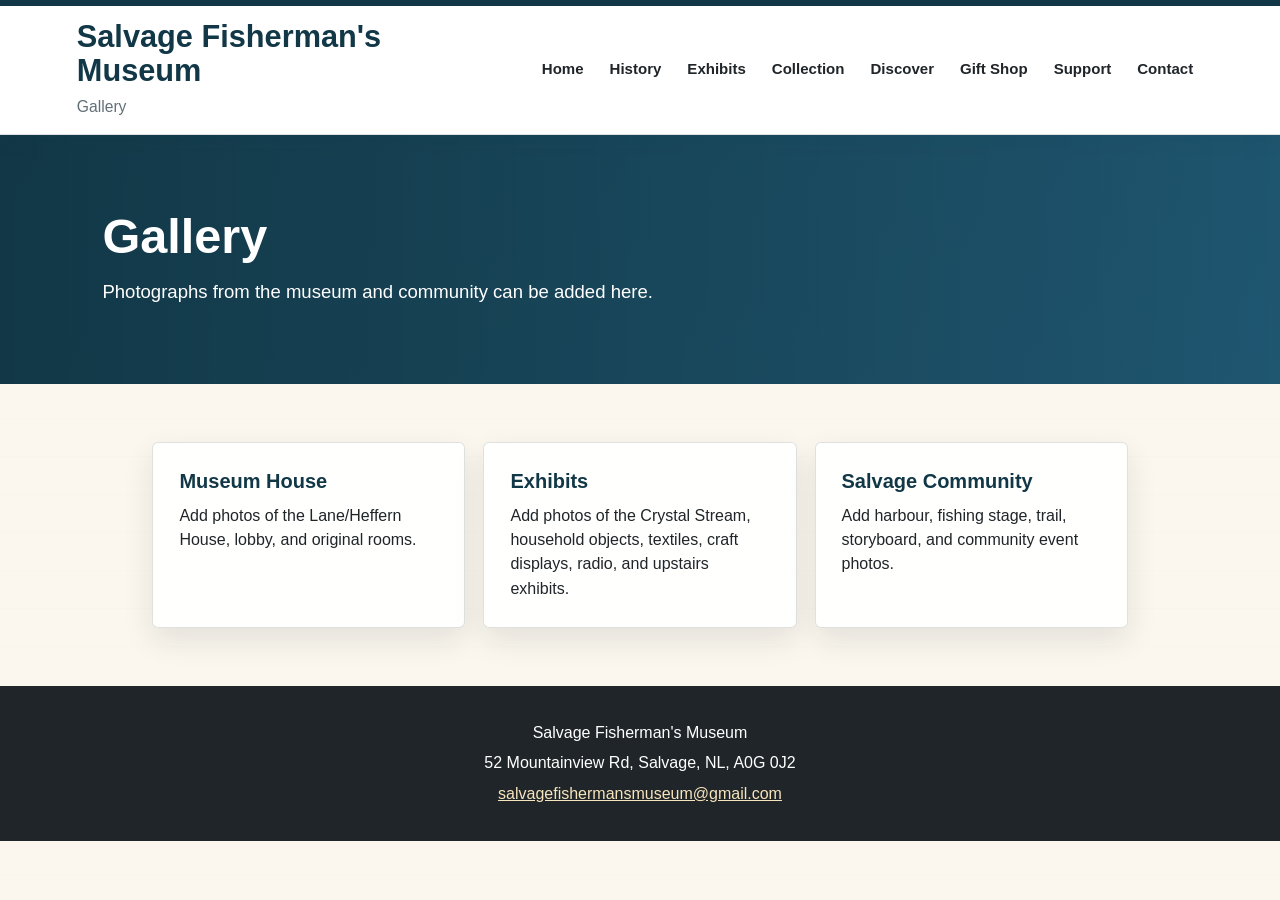
<file: gallery.html>
<!DOCTYPE html>
<html lang="en">
<head>
<meta charset="UTF-8">
<meta name="viewport" content="width=device-width, initial-scale=1.0">
<title>Gallery | Salvage Fisherman's Museum</title>
<meta name="description" content="A future gallery for photographs of the Salvage Fisherman's Museum, exhibits, artifacts, harbour, craft, and community.">
<link rel="stylesheet" href="css/style.css">
</head>

<body>
<header>
<div class="logo">
<h1>Salvage Fisherman's Museum</h1>
<p>Gallery</p>
</div>

<nav>
<a href="index.html">Home</a>
<a href="history.html">History</a>
<a href="exhibits.html">Exhibits</a>
<a href="collection.html">Collection</a>
<a href="discover.html">Discover</a>
<a href="gift-shop.html">Gift Shop</a>
<a href="support.html">Support</a>
<a href="contact.html">Contact</a>
</nav>
</header>

<section class="page-header">
<h2>Gallery</h2>
<p>Photographs from the museum and community can be added here.</p>
</section>

<section class="cards">
<div class="card">
<h3>Museum House</h3>
<p>Add photos of the Lane/Heffern House, lobby, and original rooms.</p>
</div>

<div class="card">
<h3>Exhibits</h3>
<p>Add photos of the Crystal Stream, household objects, textiles, craft displays, radio, and upstairs exhibits.</p>
</div>

<div class="card">
<h3>Salvage Community</h3>
<p>Add harbour, fishing stage, trail, storyboard, and community event photos.</p>
</div>
</section>

<footer>
<p>Salvage Fisherman's Museum</p>
<p>52 Mountainview Rd, Salvage, NL, A0G 0J2</p>
<p><a href="mailto:salvagefishermansmuseum@gmail.com">salvagefishermansmuseum@gmail.com</a></p>
</footer>
</body>
</html>
</file>
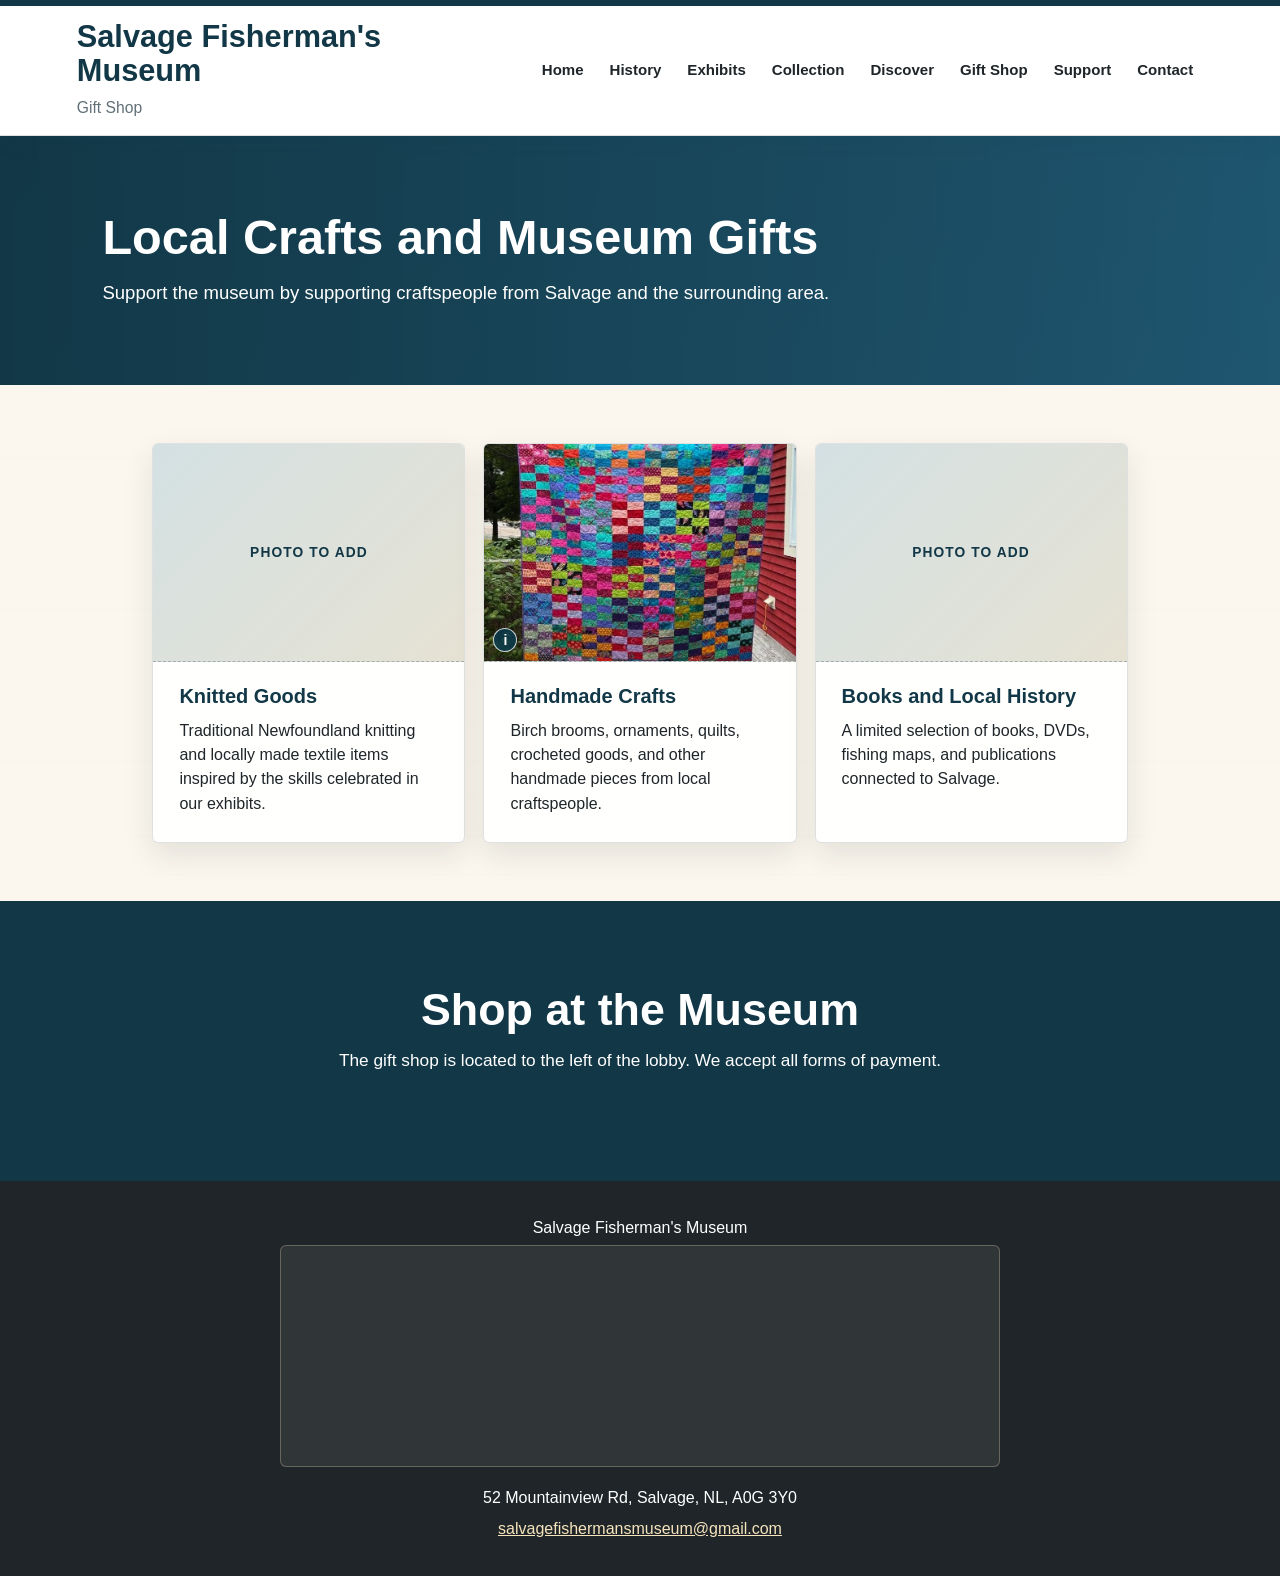
<file: gift-shop.html>
<!DOCTYPE html>
<html lang="en"><head>
<meta charset="UTF-8">
<meta name="viewport" content="width=device-width, initial-scale=1.0">
<title>Gift Shop | Salvage Fisherman's Museum</title>
<meta name="description" content="Visit the Salvage Fisherman's Museum gift shop for local crafts, knitting, maps, books, and community-made gifts.">
<link rel="stylesheet" href="css/style.css">
</head>

<body>
<header>
<div class="logo">
<a class="home-link" href="index.html" aria-label="Go to homepage"><h1>Salvage Fisherman's Museum</h1></a>
<p>Gift Shop</p>
</div>

<nav>
<a href="index.html">Home</a>
<a href="history.html">History</a>
<a href="exhibits.html">Exhibits</a>
<a href="collection.html">Collection</a>
<a href="discover.html">Discover</a>
<a href="gift-shop.html">Gift Shop</a>
<a href="support.html">Support</a>
<a href="contact.html">Contact</a>
</nav>
</header>

<section class="page-header">
<h2>Local Crafts and Museum Gifts</h2>
<p>Support the museum by supporting craftspeople from Salvage and the surrounding area.</p>
</section>

<section class="cards">
<div class="card gift-card">
<div class="photo-placeholder">Photo to add</div>
<h3>Knitted Goods</h3>
<p>Traditional Newfoundland knitting and locally made textile items inspired by the skills celebrated in our exhibits.</p>
</div>

<div class="card gift-card">
<div class="photo-placeholder" style="position: relative; overflow: hidden;"><img src="images/756043636-1372563361704917-411852170117038207-n.jpg" alt="756043636 1372563361704917 411852170117038207 n" loading="lazy" style="position: absolute; left: 0%; top: 0%; width: 100%; height: 100%; max-width: none; margin: 0px; border: 0px; display: block; object-fit: cover; object-position: 50% 58%; transform: rotate(0deg); transform-origin: center center;"></div><p class="photo-credit">Credit: Quilt by Jennifer Gill</p>
<h3>Handmade Crafts</h3>
<p>Birch brooms, ornaments, quilts, crocheted goods, and other handmade pieces from local craftspeople.</p>
</div>



<div class="card gift-card">
<div class="photo-placeholder">Photo to add</div>
<h3>Books and Local History</h3>
<p>A limited selection of books, DVDs, fishing maps, and publications connected to Salvage.</p>
</div>
</section>

<section class="support-box">
<h2>Shop at the Museum</h2>
<p>The gift shop is located to the left of the lobby. We accept all forms of payment.</p>
</section>

<footer>
<p>Salvage Fisherman's Museum</p>
<div class="footer-map" aria-label="Map showing Salvage Fisherman's Museum location">
<iframe title="Map to Salvage Fisherman's Museum" src="https://www.google.com/maps?q=52%20Mountainview%20Rd%2C%20Salvage%2C%20NL%20A0G%203Y0&amp;output=embed" loading="lazy" referrerpolicy="no-referrer-when-downgrade"></iframe>
</div>
<p>52 Mountainview Rd, Salvage, NL, A0G 3Y0</p>
<p><a href="mailto:salvagefishermansmuseum@gmail.com">salvagefishermansmuseum@gmail.com</a></p>
</footer>


<script src="js/main.js"></script></body></html>
</file>
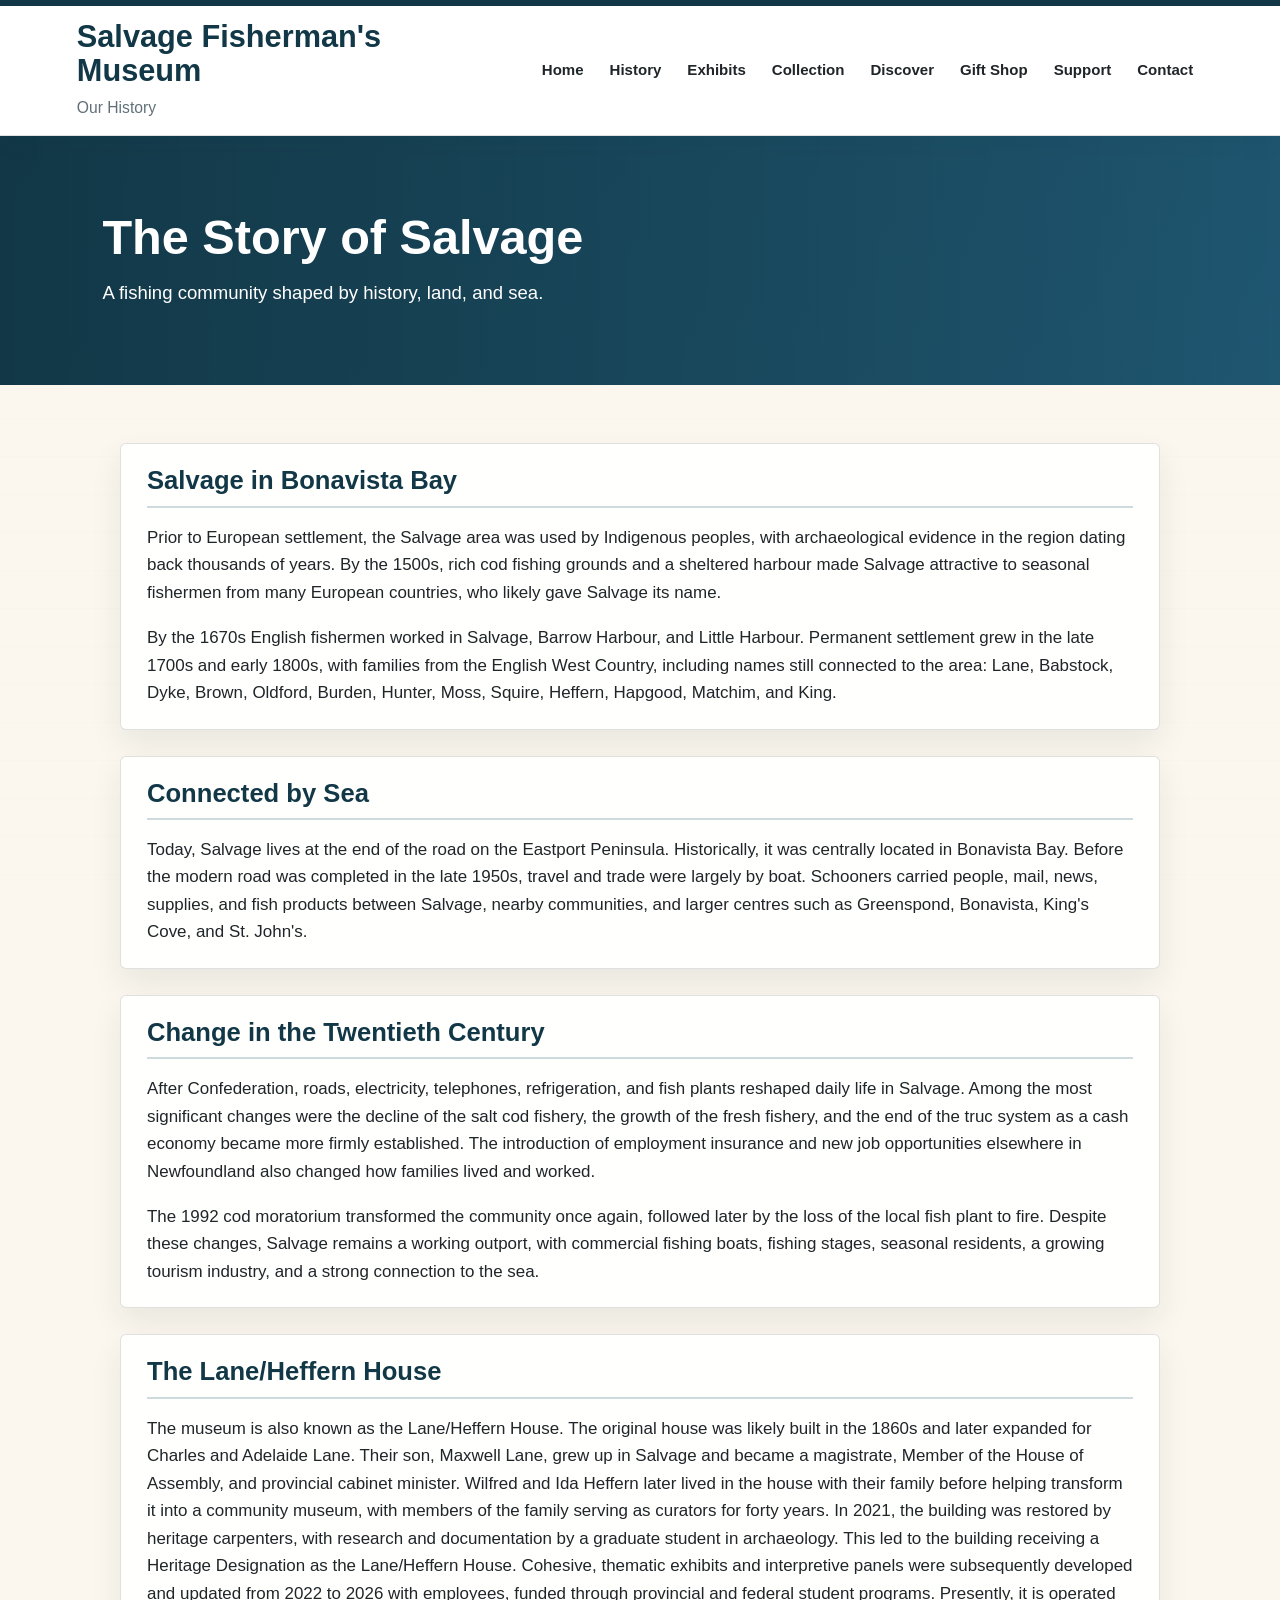
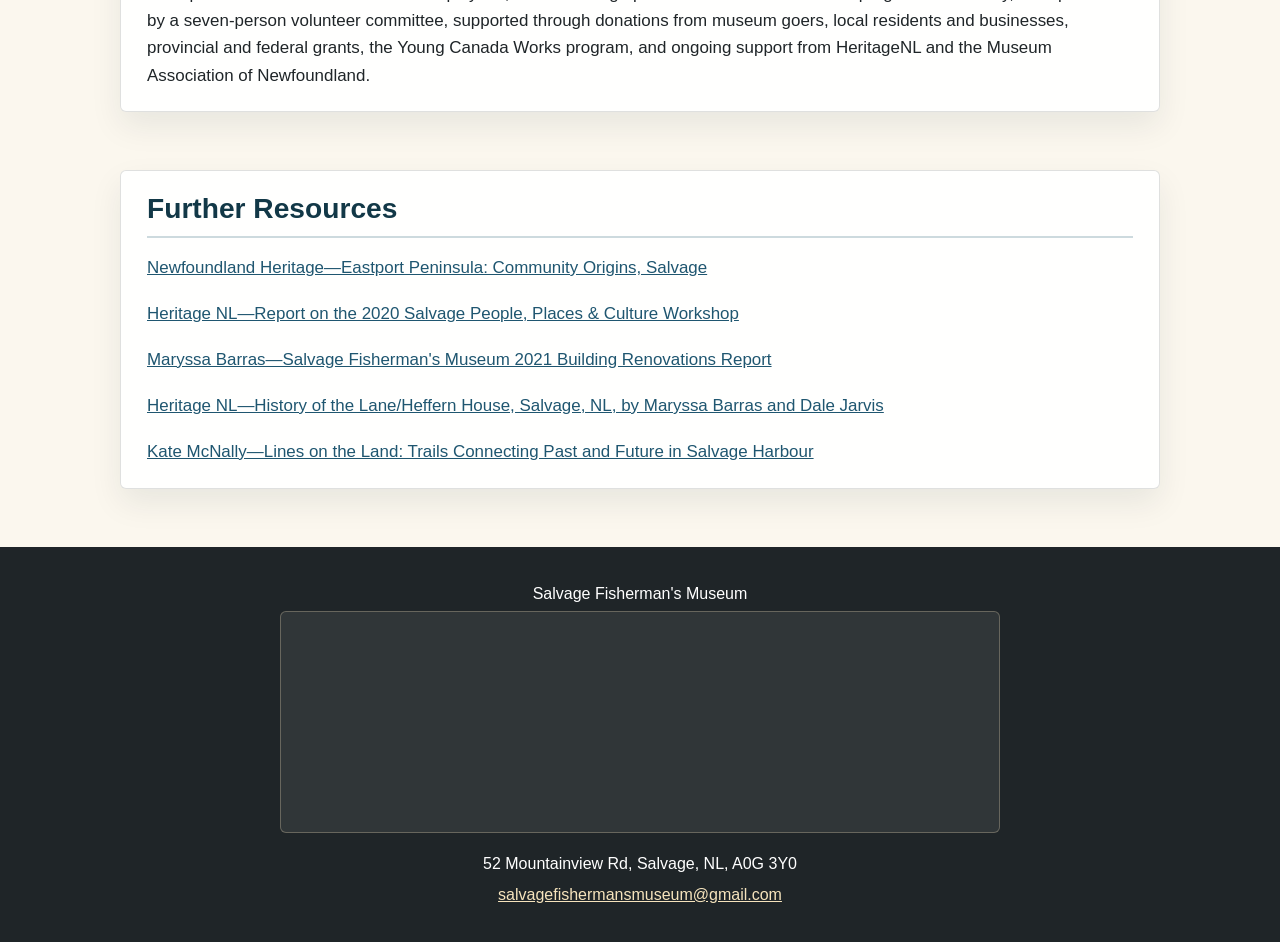
<file: history.html>
<!DOCTYPE html>
<html lang="en"><head>
<meta charset="UTF-8">
<meta name="viewport" content="width=device-width, initial-scale=1.0">
<title>History | Salvage Fisherman's Museum</title>
<meta name="description" content="Learn about Salvage, the Lane/Heffern House, the fishery, schooners, community life, and the history preserved by the Salvage Fisherman's Museum.">
<link rel="stylesheet" href="css/style.css">
</head>

<body>
<header>
<div class="logo">
<a class="home-link" href="index.html" aria-label="Go to homepage"><h1>Salvage Fisherman's Museum</h1></a>
<p>Our History</p>
</div>

<nav>
<a href="index.html">Home</a>
<a href="history.html">History</a>
<a href="exhibits.html">Exhibits</a>
<a href="collection.html">Collection</a>
<a href="discover.html">Discover</a>
<a href="gift-shop.html">Gift Shop</a>
<a href="support.html">Support</a>
<a href="contact.html">Contact</a>
</nav>
</header>

<section class="page-header">
<h2>The Story of Salvage</h2>
<p>A fishing community shaped by history, land, and sea.&nbsp;</p>
</section>

<section class="content info-section history-section">
<div class="info-box quiet-box">
<h2>Salvage in Bonavista Bay</h2>
<p>Prior to European settlement, the Salvage area was used by Indigenous peoples, with archaeological evidence in the region dating back thousands of years. By the 1500s, rich cod fishing grounds and a sheltered harbour made Salvage attractive to seasonal fishermen from many European countries, who likely gave Salvage its name.&nbsp;</p>

<p>By the 1670s English fishermen worked in Salvage, Barrow Harbour, and Little Harbour. Permanent settlement grew in the late 1700s and early 1800s, with families from the English West Country, including names still connected to the area: Lane, Babstock, Dyke, Brown, Oldford, Burden, Hunter, Moss, Squire, Heffern, Hapgood, Matchim, and King.</p>
</div>

<div class="info-box quiet-box">
<h2>Connected by Sea</h2>
<p>Today, Salvage lives at the end of the road on the Eastport Peninsula. Historically, it was centrally located in Bonavista Bay. Before the modern road was completed in the late 1950s, travel and trade were largely by boat. Schooners carried people, mail, news, supplies, and fish products between Salvage, nearby communities, and larger centres such as Greenspond, Bonavista, King<span style="font-size: 16.96px;">'</span><span style="font-size: 1.06rem;">s Cove, and St. John's.</span></p>
</div>

<div class="info-box quiet-box">
<h2>Change in the Twentieth Century</h2>
<p>After Confederation, roads, electricity, telephones, refrigeration, and fish plants reshaped daily life in Salvage. Among the most significant changes were the decline of the salt cod fishery, the growth of the fresh fishery, and the end of the truc system as a cash economy became more firmly established. The introduction of employment insurance and new job opportunities elsewhere in Newfoundland also changed how families lived and worked.</p><p><span style="font-size: 1.06rem;">The 1992 cod moratorium transformed the community once again, followed later by the loss of the local fish plant to fire. Despite these changes, Salvage remains a working outport, with commercial fishing boats, fishing stages, seasonal residents, a growing tourism industry, and a strong connection to the sea.</span><br></p>
</div>

<div class="info-box quiet-box">
<h2>The Lane/Heffern House</h2>
<p>The museum is also known as the Lane/Heffern House. The original house was likely built in the 1860s and later expanded for Charles and Adelaide Lane. Their son, Maxwell Lane, grew up in Salvage and became a magistrate, Member of the House of Assembly, and provincial cabinet minister. Wilfred and Ida Heffern later lived in the house with their family before helping transform it into a community museum, with members of the family serving as curators for forty years. In 2021, the building was restored by heritage carpenters, with research and documentation by a graduate student in archaeology. This led to the building receiving a Heritage Designation as the Lane/Heffern House. Cohesive, thematic exhibits and interpretive panels were subsequently developed and updated from 2022 to 2026 with employees, funded through provincial and federal student programs. Presently, it is operated by a seven-person volunteer committee, supported through donations from museum goers, local residents and businesses, provincial and federal grants, the Young Canada Works program, and ongoing support from HeritageNL and the Museum Association of Newfoundland.&nbsp;</p>
</div>
</section>

<section class="content info-section tight-after"><div class="info-box quiet-box"><h2>Further Resources</h2><p><a href="https://www.heritage.nf.ca/articles/society/community-origins.php">Newfoundland Heritage—Eastport Peninsula: Community Origins, Salvage</a></p><p><a href="https://heritagenl.ca/wp-content/uploads/2021/03/2020-Salvage-People-Places-Culture-Report.pdf">Heritage NL⁠—Report on the 2020 Salvage
People, Places &amp; Culture Workshop</a><br></p><p><a href="https://heritagenl.ca/wp-content/uploads/2022/01/SalvageRenoFinalReport-20210819.pdf">Maryssa Barras⁠—Salvage Fisherman's Museum 2021 Building Renovations Report</a><br></p><p><a href="https://heritagenl.ca/wp-content/uploads/2021/01/011-History-of-the-Lane-Heffern-House-Salvage-NL.pdf">Heritage NL⁠—History of the Lane/Heffern House,
Salvage, NL, by Maryssa Barras and Dale Jarvis</a><br></p><p><a href="https://niche-canada.org/2021/03/10/lines-on-the-land-trails-connecting-past-and-future-in-salvage-harbour/">Kate McNally⁠—Lines on the Land: Trails Connecting Past and Future in Salvage Harbour</a><br></p></div></section><footer>
<p>Salvage Fisherman's Museum</p>
<div class="footer-map" aria-label="Map showing Salvage Fisherman's Museum location">
<iframe title="Map to Salvage Fisherman's Museum" src="https://www.google.com/maps?q=52%20Mountainview%20Rd%2C%20Salvage%2C%20NL%20A0G%203Y0&amp;output=embed" loading="lazy" referrerpolicy="no-referrer-when-downgrade"></iframe>
</div>
<p>52 Mountainview Rd, Salvage, NL, A0G 3Y0</p>
<p><a href="mailto:salvagefishermansmuseum@gmail.com">salvagefishermansmuseum@gmail.com</a></p>
</footer>
<script src="js/main.js"></script></body></html>
</file>
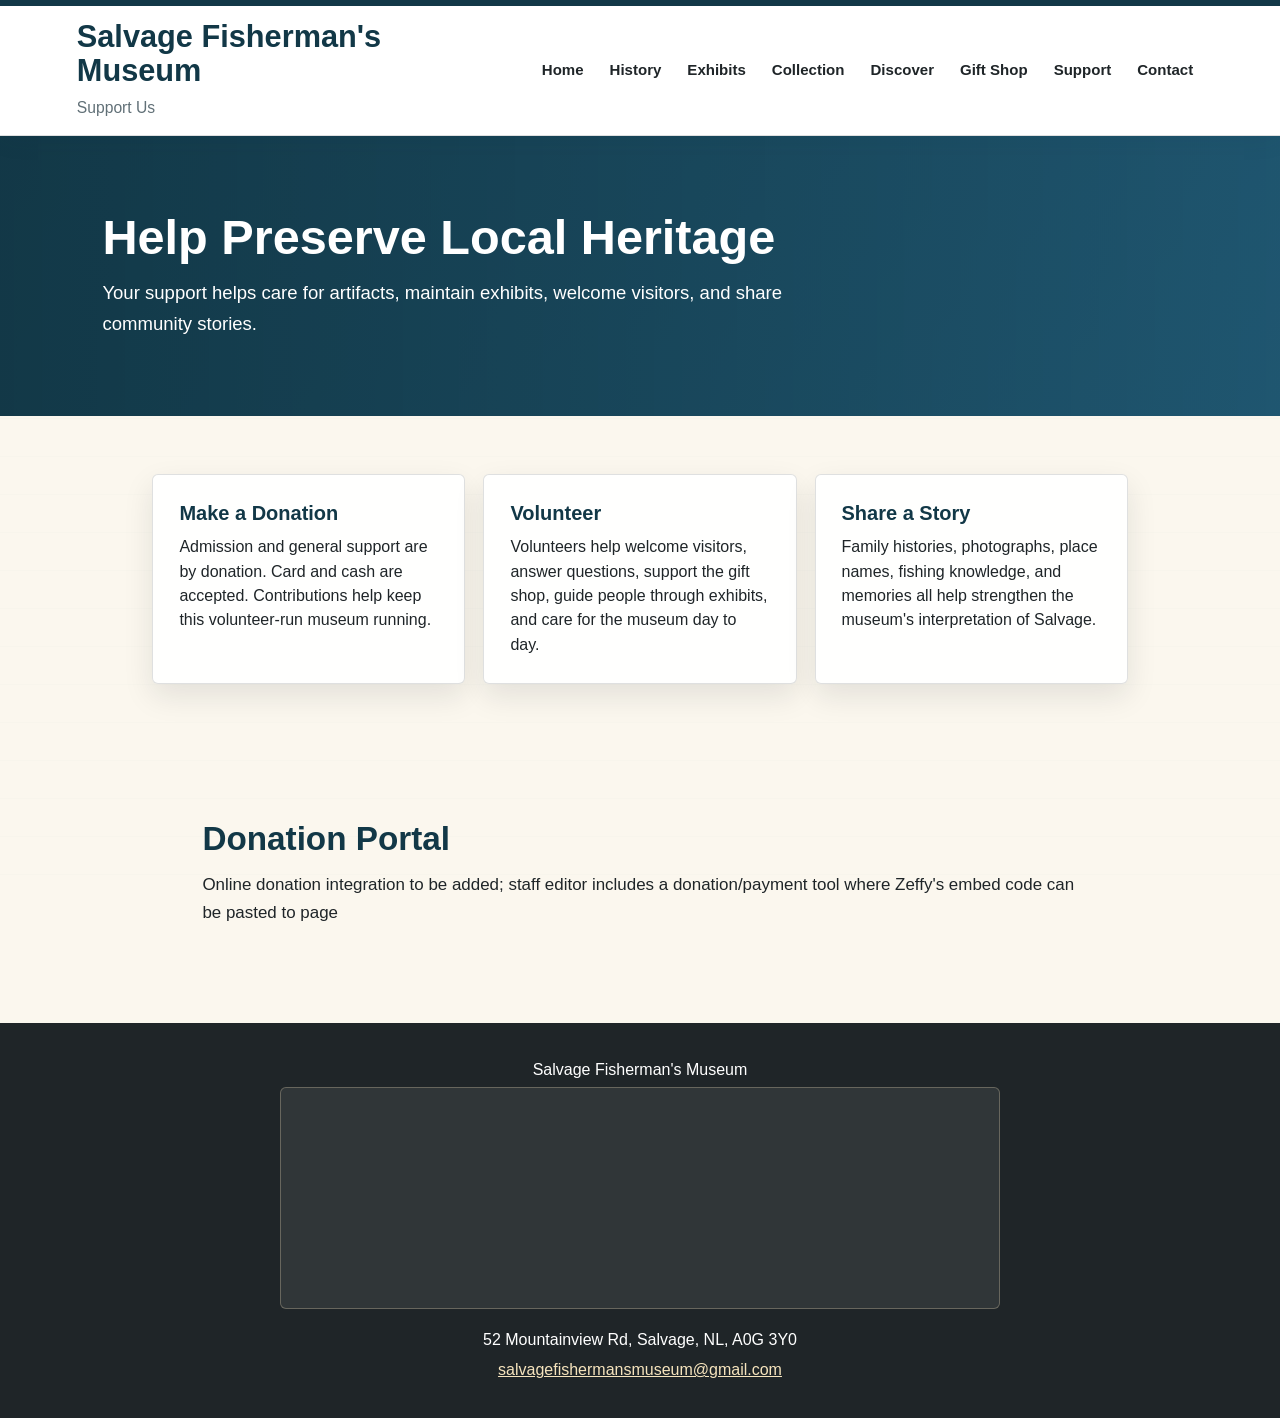
<file: support.html>
<!DOCTYPE html>
<html lang="en"><head>
<meta charset="UTF-8">
<meta name="viewport" content="width=device-width, initial-scale=1.0">
<title>Support | Salvage Fisherman's Museum</title>
<meta name="description" content="Support the Salvage Fisherman's Museum through donations, volunteering, artifact stories, research help, and local heritage work.">
<link rel="stylesheet" href="css/style.css">
</head>

<body>
<header>
<div class="logo">
<a class="home-link" href="index.html" aria-label="Go to homepage"><h1>Salvage Fisherman's Museum</h1></a>
<p>Support Us</p>
</div>

<nav>
<a href="index.html">Home</a>
<a href="history.html">History</a>
<a href="exhibits.html">Exhibits</a>
<a href="collection.html">Collection</a>
<a href="discover.html">Discover</a>
<a href="gift-shop.html">Gift Shop</a>
<a href="support.html">Support</a>
<a href="contact.html">Contact</a>
</nav>
</header>

<section class="page-header support-header">
<h2>Help Preserve Local Heritage</h2>
<p>Your support helps care for artifacts, maintain exhibits, welcome visitors, and share community stories.</p>
</section>

<section class="cards">
<div class="card">
<h3>Make a Donation</h3>
<p>Admission and general support are by donation. Card and cash are accepted. Contributions help keep this volunteer-run museum running.</p>
</div>

<div class="card">
<h3>Volunteer</h3>
<p>Volunteers help welcome visitors, answer questions, support the gift shop, guide people through exhibits, and care for the museum day to day.</p>
</div>

<div class="card">
<h3>Share a Story</h3>
<p>Family histories, photographs, place names, fishing knowledge, and memories all help strengthen the museum's interpretation of Salvage.</p>
</div>


</section>

<section id="donate" class="content">
<h2>Donation Portal</h2>
<p>Online donation integration to be added; staff editor includes a donation/payment tool where Zeffy's embed code can be pasted to page</p>
<!-- Insert Zeffy, Stripe, PayPal, or other donation embed code here -->
</section>

<footer>
<p>Salvage Fisherman's Museum</p>
<div class="footer-map" aria-label="Map showing Salvage Fisherman's Museum location">
<iframe title="Map to Salvage Fisherman's Museum" src="https://www.google.com/maps?q=52%20Mountainview%20Rd%2C%20Salvage%2C%20NL%20A0G%203Y0&amp;output=embed" loading="lazy" referrerpolicy="no-referrer-when-downgrade"></iframe>
</div>
<p>52 Mountainview Rd, Salvage, NL, A0G 3Y0</p>
<p><a href="mailto:salvagefishermansmuseum@gmail.com">salvagefishermansmuseum@gmail.com</a></p>
</footer>


<script src="js/main.js"></script></body></html>
</file>
<file: css/style.css>
:root {
  --ink: #1f2528;
  --muted: #617077;
  --blue: #1f5670;
  --blue-dark: #123847;
  --red: #8f3f35;
  --gold: #c5964a;
  --paper: #fbf7ee;
  --sand: #e8ddc5;
  --mist: #edf3f2;
  --white: #ffffff;
  --line: rgba(31, 37, 40, .14);
  --shadow: 0 12px 30px rgba(20, 34, 42, .10);
}

* {
  box-sizing: border-box;
}

html {
  scroll-behavior: smooth;
}

body {
  margin: 0;
  font-family: Arial, Helvetica, sans-serif;
  background: var(--paper);
  color: var(--ink);
  line-height: 1.65;
}

body::before {
  content: "";
  position: fixed;
  inset: 0;
  pointer-events: none;
  background: linear-gradient(rgba(31,86,112,.025) 1px, transparent 1px);
  background-size: 100% 38px;
  opacity: .45;
}

a {
  color: var(--blue);
}

header {
  position: relative;
  z-index: 2;
  background: var(--white);
  border-top: 6px solid var(--blue-dark);
  border-bottom: 1px solid var(--line);
  padding: 14px clamp(18px, 6vw, 86px) 16px;
  display: grid;
  grid-template-columns: minmax(240px, 1fr) auto;
  gap: 12px 28px;
  align-items: center;
  box-shadow: 0 4px 24px rgba(18, 56, 71, .07);
}

.season-banner {
  grid-column: 1 / -1;
  display: inline-block;
  justify-self: start;
  background: var(--mist);
  color: var(--blue-dark);
  border-left: 4px solid var(--red);
  padding: 7px 11px;
  border-radius: 4px;
  font-weight: 700;
  font-size: .92rem;
}

.logo h1 {
  color: var(--blue-dark);
  margin: 0;
  font-size: clamp(1.45rem, 2.4vw, 2.15rem);
  line-height: 1.12;
  letter-spacing: 0;
}

.logo .home-link {
  display: inline-block;
  color: inherit;
  text-decoration: none;
}

.logo .home-link:hover h1,
.logo .home-link:focus h1 {
  color: var(--blue);
}

.logo p {
  margin: 5px 0 0;
  color: var(--muted);
  font-size: .98rem;
}

nav {
  display: flex;
  flex-wrap: wrap;
  justify-content: flex-end;
  gap: 6px;
}

nav a {
  text-decoration: none;
  color: var(--ink);
  padding: 8px 10px;
  border-radius: 4px;
  font-weight: 700;
  font-size: .94rem;
}

nav a:hover {
  background: var(--mist);
  color: var(--blue-dark);
}

.hero {
  min-height: min(78vh, 760px);
  display: grid;
  align-items: end;
  padding: clamp(70px, 10vw, 130px) clamp(22px, 8vw, 110px);
  background:
    linear-gradient(rgba(18, 42, 52, .62), rgba(18, 42, 52, .62)),
    url("../images/museum-landscape-placeholder.jpg");
  background-size: cover;
  background-position: center;
  color: var(--white);
}

.hero-text {
  max-width: 780px;
}

.hero-text::before {
  content: "Established 1969";
  display: inline-block;
  margin-bottom: 18px;
  color: #f6e4bd;
  font-weight: 700;
  letter-spacing: .08em;
  text-transform: uppercase;
  font-size: .82rem;
}

.hero h2 {
  margin: 0;
  font-size: clamp(2.8rem, 6vw, 5.9rem);
  line-height: .98;
  letter-spacing: 0;
}

.hero p {
  max-width: 670px;
  margin: 22px 0 0;
  font-size: clamp(1.05rem, 1.7vw, 1.35rem);
}

.buttons {
  display: flex;
  gap: 12px;
  flex-wrap: wrap;
  margin-top: 28px;
}

.button {
  display: inline-flex;
  align-items: center;
  justify-content: center;
  min-height: 44px;
  background: var(--red);
  color: var(--white);
  padding: 11px 20px;
  border-radius: 5px;
  text-decoration: none;
  font-weight: 700;
}

.button:hover {
  background: #75342d;
}

.secondary {
  background: var(--white);
  color: var(--blue-dark);
}

.secondary:hover {
  background: #f6ead3;
}

.notice {
  position: relative;
  z-index: 1;
  display: grid;
  grid-template-columns: .8fr 1.2fr;
  gap: 0;
  align-items: stretch;
  width: min(820px, calc(100% - 44px));
  margin: 28px auto;
  padding: 0;
  background: transparent;
  border-bottom: 0;
  box-shadow: var(--shadow);
}

.notice div {
  display: grid;
  align-content: center;
  gap: 4px;
  min-height: 92px;
  padding: 18px 20px;
  background: rgba(255, 255, 255, .72);
  border: 1px solid rgba(31, 37, 40, .12);
}

.notice span {
  color: var(--blue-dark);
  font-size: .82rem;
  font-weight: 700;
  letter-spacing: .08em;
  text-transform: uppercase;
}

.notice strong {
  color: var(--ink);
  font-size: 1.08rem;
  line-height: 1.25;
}

.notice p {
  display: flex;
  justify-content: space-between;
  gap: 18px;
  margin: 0;
  color: var(--ink);
}

.notice p strong {
  font-size: 1rem;
}

.notice small {
  color: var(--muted);
  font-size: .95rem;
}

.hours-box {
  border-color: rgba(143, 63, 53, .28);
  border-left: 0;
  border-radius: 0 6px 6px 0;
  box-shadow: inset 5px 0 0 var(--red);
}

.admission-box {
  border-radius: 6px 0 0 6px;
}

.home-accessibility {
  width: min(760px, calc(100% - 44px));
  margin: -14px auto 28px;
  padding: 18px 22px;
  background: rgba(255, 255, 255, .8);
  border: 1px solid var(--line);
  border-left: 5px solid var(--gold);
  border-radius: 6px;
  box-shadow: 0 8px 20px rgba(20, 34, 42, .07);
}

.home-accessibility h2 {
  margin: 0 0 6px;
  color: var(--blue-dark);
  font-size: 1rem;
}

.home-accessibility p {
  margin: 0;
  color: var(--muted);
  font-size: .98rem;
}

.notice h2,
.notice p {
  margin: 0;
}

.notice h2 {
  color: var(--blue-dark);
  font-size: 1.25rem;
}

.photo-note {
  position: relative;
  z-index: 1;
  padding: 12px clamp(22px, 8vw, 110px);
  background: #fff8e8;
  border-bottom: 1px solid rgba(197, 150, 74, .45);
  color: #6a542d;
  font-size: .95rem;
}

.photo-note p {
  margin: 0;
}

.cards {
  position: relative;
  z-index: 1;
  display: grid;
  grid-template-columns: repeat(auto-fit, minmax(245px, 1fr));
  gap: 18px;
  padding: clamp(42px, 7vw, 82px) clamp(22px, 8vw, 110px);
}

.card {
  background: rgba(255, 255, 255, .94);
  padding: 26px;
  border: 1px solid var(--line);
  border-radius: 6px;
  box-shadow: var(--shadow);
  overflow: hidden;
}

.card img {
  display: block;
  width: calc(100% + 52px);
  max-width: none;
  height: 180px;
  object-fit: cover;
  margin: -26px -26px 22px;
  border-bottom: 1px solid var(--line);
}

.photo-placeholder {
  display: grid;
  place-items: center;
  width: calc(100% + 52px);
  height: 180px;
  margin: -26px -26px 22px;
  overflow: hidden;
  background:
    linear-gradient(135deg, rgba(31, 86, 112, .12), rgba(197, 150, 74, .18)),
    var(--mist);
  border-bottom: 1px dashed rgba(31, 37, 40, .28);
  color: var(--blue-dark);
  font-size: .86rem;
  font-weight: 700;
  letter-spacing: .08em;
  text-transform: uppercase;
}

.photo-placeholder img {
  display: block;
  width: 100%;
  height: 100%;
  object-fit: cover;
  margin: 0;
  border: 0;
}

.card h3 {
  color: var(--blue-dark);
  margin: 0 0 10px;
  line-height: 1.22;
}

.card p {
  margin: 0;
}

.card p + p {
  margin-top: 12px;
}

.card a {
  overflow-wrap: anywhere;
}

.email-line {
  font-size: .96rem;
}

.tone-white {
  background: var(--white);
}

.tone-sand {
  background: var(--sand);
}

.tone-mist {
  background: var(--mist);
}

.tone-blue {
  background: var(--blue-dark);
  color: var(--white);
  border-color: rgba(255, 255, 255, .2);
}

.tone-blue h2,
.tone-blue h3 {
  color: #f6e4bd;
}

.tone-blue p,
.tone-blue small {
  color: var(--white);
}

.tone-blue a {
  color: #f6e4bd;
}

.tone-red-accent {
  border-left: 6px solid var(--red);
}

.timeline {
  position: relative;
  z-index: 1;
  padding: clamp(42px, 7vw, 82px) clamp(22px, 8vw, 110px);
  background: var(--mist);
}

.timeline h2 {
  margin: 0 0 24px;
  color: var(--blue-dark);
  font-size: clamp(1.8rem, 3vw, 2.6rem);
}

.timeline div {
  border-left: 5px solid var(--blue);
  padding: 5px 0 5px 22px;
  margin-bottom: 24px;
}

.timeline h3 {
  margin: 0 0 4px;
  color: var(--red);
}

.timeline p {
  margin: 0;
}

.support-box {
  position: relative;
  z-index: 1;
  background: var(--blue-dark);
  color: var(--white);
  text-align: center;
  padding: clamp(48px, 8vw, 88px) clamp(22px, 8vw, 110px);
}

.support-box h2 {
  margin: 0 0 12px;
  font-size: clamp(1.8rem, 3.5vw, 3rem);
  line-height: 1.1;
}

.support-box p {
  max-width: 720px;
  margin: 0 auto 22px;
  font-size: 1.08rem;
}

.page-header {
  position: relative;
  z-index: 1;
  padding: clamp(58px, 9vw, 105px) clamp(22px, 8vw, 110px);
  background:
    linear-gradient(90deg, rgba(18,56,71,.96), rgba(31,86,112,.78)),
    linear-gradient(135deg, var(--blue-dark), var(--blue));
  color: var(--white);
}

.page-header h2 {
  max-width: 900px;
  font-size: clamp(2.1rem, 5vw, 4.2rem);
  line-height: 1.02;
  margin: 0 0 14px;
}

.page-header p {
  max-width: 760px;
  margin: 0;
  font-size: clamp(1.05rem, 1.8vw, 1.28rem);
}

.wide-photo {
  position: relative;
  z-index: 1;
  width: min(1120px, calc(100% - 44px));
  margin: 34px auto 0;
}

.wide-photo img {
  display: block;
  width: 100%;
  aspect-ratio: 16 / 7;
  object-fit: cover;
  border-radius: 6px;
  box-shadow: var(--shadow);
}

.wide-photo figcaption {
  margin-top: 8px;
  color: var(--muted);
  font-size: .92rem;
}

.photo-credit {
  margin: -10px 0 20px;
  color: var(--muted);
  font-size: 10px;
  font-style: italic;
  line-height: 1.22;
}

.photo-placeholder + .photo-credit,
.card .photo-placeholder + .photo-credit {
  margin: -22px -26px 14px;
  padding: 4px 7px;
  text-align: left;
  background: rgba(244, 246, 244, .94);
  border-top: 1px solid rgba(31, 37, 40, .1);
  border-bottom: 1px solid rgba(31, 37, 40, .1);
}

.background-credit {
  width: min(1120px, calc(100% - 44px));
  margin: 8px auto 0;
}

.content {
  position: relative;
  z-index: 1;
  padding: clamp(42px, 7vw, 78px) clamp(22px, 8vw, 110px);
  max-width: 1080px;
  margin: auto;
}

.content h2 {
  color: var(--blue-dark);
  margin: 0 0 12px;
  font-size: clamp(1.55rem, 2.6vw, 2.25rem);
  line-height: 1.16;
}

.content h2:not(:first-child) {
  margin-top: 34px;
}

.content p {
  margin: 0 0 18px;
  font-size: 1.06rem;
}

.note {
  background: var(--white);
  border-left: 6px solid var(--gold);
  border-radius: 6px;
  padding: 24px;
  margin: 30px 0;
  box-shadow: var(--shadow);
}

.note h3 {
  color: var(--blue-dark);
  margin: 0 0 8px;
}

.note p:last-child {
  margin-bottom: 0;
}

.timeline.compact {
  padding: 26px 0;
  background: transparent;
}

.timeline.compact div {
  background: var(--white);
  border: 1px solid var(--line);
  border-left: 5px solid var(--blue);
  border-radius: 6px;
  padding: 16px 18px 16px 24px;
  box-shadow: 0 8px 20px rgba(20, 34, 42, .07);
}

.resource-list {
  display: grid;
  grid-template-columns: repeat(auto-fit, minmax(220px, 1fr));
  gap: 14px;
}

.resource-list a {
  background: var(--white);
  padding: 20px;
  border: 1px solid var(--line);
  border-radius: 6px;
  text-decoration: none;
  color: var(--blue-dark);
  font-weight: 700;
  box-shadow: 0 8px 20px rgba(20, 34, 42, .07);
}

.gallery {
  display: grid;
  grid-template-columns: repeat(auto-fit, minmax(250px, 1fr));
  gap: 18px;
}

.gallery img {
  width: 100%;
  height: 250px;
  object-fit: cover;
  border-radius: 6px;
}

footer {
  position: relative;
  z-index: 1;
  background: #1f2528;
  color: var(--white);
  padding: 30px clamp(22px, 8vw, 110px);
  text-align: center;
}

footer p {
  margin: 4px 0;
}

.footer-map {
  width: min(720px, 100%);
  margin: 0 auto 18px;
  overflow: hidden;
  border: 1px solid rgba(246, 228, 189, .28);
  border-radius: 6px;
  background: rgba(255, 255, 255, .08);
}

.footer-map iframe {
  display: block;
  width: 100%;
  height: 220px;
  border: 0;
}

footer a {
  color: #f6e4bd;
}

footer a:hover {
  color: var(--white);
}

button,
.button {
  cursor: pointer;
}

a:focus,
button:focus {
  outline: 4px solid var(--gold);
  outline-offset: 3px;
}

@media (max-width: 620px) {
  .footer-map iframe {
    height: 180px;
  }
}

.menu-button {
  display: none;
  background: var(--blue-dark);
  color: var(--white);
  border: 1px solid var(--blue-dark);
  padding: 13px 16px;
  border-radius: 5px;
  font-size: 1rem;
  font-weight: 700;
  letter-spacing: 0;
  width: 100%;
  text-align: left;
}

@media (max-width: 920px) {
  header {
    grid-template-columns: 1fr;
  }

  nav {
    justify-content: flex-start;
  }

  .notice {
    grid-template-columns: 1fr;
  }

  .admission-box {
    border-radius: 6px 6px 0 0;
  }

  .hours-box {
    border-left: 1px solid rgba(31, 37, 40, .12);
    border-top: 0;
    border-radius: 0 0 6px 6px;
  }
}

@media (max-width: 700px) {
  header {
    display: block;
  }

  .season-banner {
    margin-bottom: 14px;
  }

  .menu-button {
    display: block;
    margin: 16px 0 0;
    position: relative;
  }

  .menu-button::after {
    content: "+";
    position: absolute;
    right: 16px;
    top: 50%;
    transform: translateY(-50%);
    font-size: 1.2rem;
    line-height: 1;
  }

  .menu-button[aria-expanded="true"]::after {
    content: "-";
  }

  nav {
    display: none;
    width: 100%;
    margin-top: 0;
    border: 1px solid var(--line);
    border-top: 0;
    border-radius: 0 0 5px 5px;
    background: var(--white);
    overflow: hidden;
  }

  nav.open {
    display: grid;
    grid-template-columns: 1fr;
    gap: 0;
    justify-content: stretch;
    justify-items: stretch;
    align-items: stretch;
  }

  nav a {
    display: block;
    width: 100%;
    padding: 12px 16px;
    border-top: 1px solid var(--line);
    border-radius: 0;
    text-align: left;
  }

  .hero {
    min-height: 68vh;
  }

  .notice p {
    display: block;
  }

  .cards {
    grid-template-columns: 1fr;
  }

  .card {
    padding: 22px;
  }
}

.page-header {
  background:
    linear-gradient(90deg, rgba(18,56,71,.96), rgba(31,86,112,.78)),
    linear-gradient(135deg, var(--blue-dark), var(--blue)) !important;
  background-size: cover !important;
  background-position: center center !important;
  border-bottom: 0;
}
.page-header h2,
.page-header p { text-shadow: none; }
.support-header { text-align: left; }

.timeline.timeline-cards { background: var(--mist); }
.timeline.timeline-cards h2 { margin-bottom: 30px; }
.timeline.timeline-cards div {
  background: rgba(255,255,255,.9);
  border: 1px solid var(--line);
  border-left: 5px solid var(--blue);
  border-radius: 6px;
  margin-bottom: 16px;
  padding: 17px 20px;
  box-shadow: 0 12px 28px rgba(12, 38, 48, .08);
}

.history-section {
  padding-bottom: clamp(34px, 6vw, 66px);
}
.info-box.quiet-box {
  background: rgba(255,255,255,.92);
  border: 1px solid var(--line);
  border-radius: 6px;
  box-shadow: 0 14px 32px rgba(12, 38, 48, .08);
  padding: 22px 26px;
  margin-bottom: 20px;
}
.info-box.quiet-box h2 {
  margin: 0 0 16px;
  padding-bottom: 10px;
  border-bottom: 2px solid rgba(31,86,112,.22);
  font-size: clamp(1.55rem, 2.6vw, 2.25rem);
}
.info-box.quiet-box p:last-child { margin-bottom: 0; }

.info-section,
.info-stack,
.short-info-box {
  width: min(960px, calc(100% - 44px));
  max-width: none;
  margin: 30px auto clamp(38px, 6vw, 64px);
  padding: 0;
}
.info-stack {
  display: grid;
  gap: 20px;
}
.info-box,
.short-info-box {
  background: rgba(255,255,255,.92);
  border: 1px solid var(--line);
  border-top: 5px solid var(--blue);
  border-radius: 6px;
  box-shadow: 0 14px 32px rgba(12, 38, 48, .08);
  padding: 22px 26px;
}
.info-box h2,
.short-info-box h2 {
  margin: 0 0 12px;
  font-size: clamp(1.55rem, 2.6vw, 2.25rem);
}
.info-box p,
.short-info-box p { font-size: 1.06rem; }
.info-box p:last-child,
.short-info-box p:last-child { margin-bottom: 0; }
.info-box .note {
  margin: 22px 0 0 24px;
  background: #fbf2df;
  border: 1px solid rgba(31,86,112,.18);
  border-left: 6px solid var(--gold);
  box-shadow: none;
}
.info-box .note p { font-size: 1rem; }
.tight-after { margin-bottom: 22px; }
.tight-after + .cards { padding-top: 18px; }
@media (max-width: 700px) {
    .info-box,
  .short-info-box,
  .info-box.quiet-box { padding: 18px; }
  .info-box .note { margin-left: 0; }
}

/* Final hierarchy correction: top/long boxes quiet, lower/supporting boxes blue-top. */
header {
  padding-top: 18px;
  padding-bottom: 18px;
}
.history-section {
  width: min(960px, calc(100% - 44px));
  max-width: none;
  margin: 30px auto clamp(38px, 6vw, 64px);
  padding: 0;
}
.info-box.quiet-box,
.info-section.tight-after .info-box {
  border-top: 1px solid var(--line);
}
.info-box.quiet-box h2,
.info-section.tight-after .info-box h2 {
  margin: 0 0 16px;
  padding-bottom: 10px;
  border-bottom: 2px solid rgba(31,86,112,.22);
}
.info-stack .info-box,
.info-section:not(.tight-after) .info-box,
.short-info-box {
  border-top: 5px solid var(--blue);
}
.info-stack .info-box h2,
.info-section:not(.tight-after) .info-box h2,
.short-info-box h2 {
  margin: 0 0 12px;
  padding-bottom: 0;
  border-bottom: 0;
}
.timeline.timeline-cards div {
  border-top: 1px solid var(--line);
  border-left: 5px solid var(--blue);
}

/* Vertical spacing: preserve hierarchy/widths, clean up section gaps only. */
body {
  --vertical-major-gap: clamp(36px, 5vw, 58px);
  --vertical-medium-gap: clamp(26px, 4vw, 38px);
  --vertical-tight-gap: clamp(18px, 3vw, 26px);
}

body header {
  padding-top: 14px;
  padding-bottom: 14px;
}

body nav a {
  padding-top: 7px;
  padding-bottom: 7px;
}

body .page-header,
body .support-header {
  padding-top: clamp(62px, 8vw, 104px);
  padding-bottom: clamp(62px, 8vw, 104px);
}

body .page-header + .cards,
body .page-header + .content,
body .page-header + .wide-photo {
  margin-top: var(--vertical-major-gap);
}

body .page-header + .cards {
  padding-top: 0;
}

body .cards {
  padding-top: var(--vertical-major-gap);
  padding-bottom: var(--vertical-major-gap);
}

body .cards + .content,
body .cards + .info-stack,
body .cards + .info-section,
body .cards + .short-info-box,
body .cards + .support-box {
  margin-top: 0;
}

body .tight-after {
  margin-bottom: var(--vertical-tight-gap);
}

body .tight-after + .cards {
  padding-top: 0;
}

body .wide-photo {
  margin-top: var(--vertical-major-gap);
}

body .wide-photo + .info-section {
  margin-top: var(--vertical-tight-gap);
}

body .history-section,
body .info-section,
body .info-stack,
body .short-info-box {
  margin-top: var(--vertical-major-gap);
  margin-bottom: var(--vertical-major-gap);
}

body .info-stack {
  gap: var(--vertical-tight-gap);
}

body .info-box.quiet-box {
  margin-bottom: var(--vertical-tight-gap);
}

body .info-box.quiet-box:last-child {
  margin-bottom: 0;
}

body .timeline.timeline-cards {
  padding-top: var(--vertical-major-gap);
  padding-bottom: var(--vertical-major-gap);
}

body .support-box {
  padding-top: clamp(50px, 7vw, 84px);
  padding-bottom: clamp(50px, 7vw, 84px);
}

@media (max-width: 760px) {
  body {
    --vertical-major-gap: 32px;
    --vertical-medium-gap: 24px;
    --vertical-tight-gap: 18px;
  }
}

/* Card hierarchy: keep card modules visually secondary. */
body {
  --card-module-width: min(980px, calc(100% - 44px));
  --card-module-gap: 18px;
  --card-photo-height: 172px;
}

body .cards {
  width: var(--card-module-width);
  margin-left: auto;
  margin-right: auto;
  grid-template-columns: repeat(3, minmax(0, 1fr));
  gap: var(--card-module-gap);
}

body .card {
  min-width: 0;
}

body .card img,
body .photo-placeholder {
  height: var(--card-photo-height);
}

body .info-section,
body .info-stack,
body .history-section {
  width: min(1040px, calc(100% - 44px));
}

body .short-info-box {
  width: min(820px, calc(100% - 44px));
}

body .timeline.timeline-cards div {
  max-width: min(1040px, calc(100% - 44px));
}

@media (max-width: 900px) {
  body .cards {
    grid-template-columns: repeat(2, minmax(0, 1fr));
  }

  body .cards:has(> .card:nth-child(3):last-child) > .card:nth-child(3) {
    grid-column: 1 / -1;
    justify-self: center;
    width: min(50%, 340px);
  }
}

@media (max-width: 620px) {
  body {
    --card-module-width: min(100% - 28px, 980px);
    --card-photo-height: 168px;
  }

  body .cards {
    grid-template-columns: 1fr;
  }

  body .info-section,
  body .info-stack,
  body .history-section,
  body .short-info-box {
    width: min(100% - 28px, 1040px);
  }
}

/* Proportion correction: keep approved spacing without flattening the visual hierarchy. */
body .page-header,
body .support-header {
  padding-top: clamp(46px, 6vw, 78px);
  padding-bottom: clamp(46px, 6vw, 78px);
}

body .page-header h2 {
  font-size: clamp(2rem, 3.8vw, 3.35rem);
  line-height: 1.06;
}

body .page-header p {
  font-size: clamp(1rem, 1.45vw, 1.18rem);
}

body .timeline.timeline-cards {
  padding: clamp(38px, 6vw, 70px) clamp(22px, 8vw, 110px);
}

body .timeline.timeline-cards h2 {
  max-width: 980px;
  margin: 0 auto 24px;
  font-size: clamp(1.9rem, 3vw, 2.55rem);
}

body .timeline.timeline-cards div {
  max-width: 980px;
  margin-left: auto;
  margin-right: auto;
  margin-bottom: 18px;
  padding: 13px 18px 14px 22px;
}

body .timeline.timeline-cards h3 {
  font-size: clamp(1.12rem, 1.4vw, 1.28rem);
  margin-bottom: 5px;
}

body .timeline.timeline-cards p {
  font-size: clamp(1.02rem, 1.15vw, 1.1rem);
  line-height: 1.48;
}

body {
  --card-module-width: min(1180px, calc(100% - 88px));
  --card-photo-height: 218px;
}

body .cards {
  align-items: stretch;
}

body .card {
  display: flex;
  flex-direction: column;
  padding: 26px;
}

body .card img,
body .photo-placeholder {
  height: var(--card-photo-height);
  flex: 0 0 var(--card-photo-height);
}

body .card h3 {
  font-size: clamp(1.25rem, 1.55vw, 1.55rem);
}

body .card p {
  font-size: clamp(1rem, 1.12vw, 1.08rem);
  line-height: 1.52;
}

body .short-info-box h2,
body .info-box h2 {
  font-size: clamp(1.45rem, 2vw, 2rem);
}

body .info-box.quiet-box h2,
body .info-section.tight-after .info-box h2 {
  font-size: clamp(1.55rem, 2.2vw, 2.15rem);
}

@media (min-width: 901px) {
  body .cards {
    grid-template-columns: repeat(3, minmax(260px, 1fr));
  }
}

@media (max-width: 900px) {
  body {
    --card-module-width: min(100% - 44px, 760px);
    --card-photo-height: 205px;
  }

  body .cards:has(> .card:nth-child(3):last-child) > .card:nth-child(3) {
    width: min(100%, 360px);
  }
}

@media (max-width: 620px) {
  body {
    --card-module-width: min(100% - 28px, 980px);
    --card-photo-height: 190px;
  }

  body.home-page .hero {
    min-height: auto;
    padding-top: 56px;
    padding-bottom: 56px;
    background-size: cover, cover !important;
    background-position: center center, center center !important;
  }

  body .page-header h2 {
    font-size: clamp(1.9rem, 10vw, 2.7rem);
  }

  body .timeline.timeline-cards div {
    padding: 12px 15px 13px 18px;
  }
}

/* Homepage proportion proof: keep the front page denser and more balanced on laptops. */
body.home-page .notice {
  width: min(1040px, calc(100% - 88px));
  margin-top: clamp(30px, 4vw, 46px);
  margin-bottom: 18px;
}

body.home-page .home-accessibility {
  width: min(1040px, calc(100% - 88px));
  margin-top: 0;
  margin-bottom: 22px;
}

body.home-page .cards {
  --card-module-width: min(1240px, calc(100% - 88px));
  --card-photo-height: 255px;
  padding-top: clamp(22px, 3vw, 34px);
  padding-bottom: clamp(30px, 4vw, 48px);
}

body.home-page .card {
  min-height: 0;
}

body.home-page .card h3 {
  font-size: clamp(1.22rem, 1.35vw, 1.42rem);
}

body.home-page .card p {
  font-size: clamp(.98rem, 1vw, 1.04rem);
  line-height: 1.46;
}

body.home-page .timeline.timeline-cards {
  padding-top: clamp(34px, 4.5vw, 54px);
  padding-bottom: clamp(34px, 4.5vw, 54px);
}

body.home-page .timeline.timeline-cards h2,
body.home-page .timeline.timeline-cards div {
  max-width: 920px;
}

body.home-page .timeline.timeline-cards h2 {
  font-size: clamp(1.85rem, 2.5vw, 2.35rem);
  margin-bottom: 18px;
}

body.home-page .timeline.timeline-cards div {
  margin-bottom: 12px;
  padding: 10px 16px 11px 20px;
}

body.home-page .timeline.timeline-cards h3 {
  font-size: clamp(1.06rem, 1.2vw, 1.18rem);
}

body.home-page .timeline.timeline-cards p {
  font-size: clamp(1rem, 1vw, 1.05rem);
  line-height: 1.42;
}

@media (max-width: 900px) {
  body.home-page .notice,
  body.home-page .home-accessibility {
    width: min(100% - 44px, 760px);
  }

  body.home-page .cards {
    --card-photo-height: 230px;
    width: min(100% - 44px, 860px);
  }
}

@media (max-width: 620px) {
  body.home-page .notice,
  body.home-page .home-accessibility {
    width: min(100% - 28px, 760px);
  }

  body.home-page .cards {
    --card-photo-height: 205px;
    width: min(100% - 28px, 760px);
  }
}

@media (max-width: 620px) {
  body .cards:has(> .card:nth-child(3):last-child) > .card:nth-child(3) {
    grid-column: auto;
    justify-self: stretch;
    width: auto;
  }

  body:not(.home-page) .cards {
    width: min(100% - 28px, 760px);
    padding-left: 0;
    padding-right: 0;
  }

  body:not(.home-page) .card {
    padding: 22px;
  }

  body:not(.home-page) .card h3 {
    font-size: clamp(1.25rem, 7vw, 1.75rem);
  }

  body:not(.home-page) .card p {
    font-size: clamp(1rem, 5.5vw, 1.16rem);
    line-height: 1.48;
  }
}

/* Final history quiet-header guard.
   Keeps long history sections in the quiet box style instead of the blue-top info style. */
body .history-section .info-box.quiet-box {
  background: rgba(255, 255, 255, .92) !important;
  border: 1px solid var(--line) !important;
  border-top: 1px solid var(--line) !important;
  border-left: 1px solid var(--line) !important;
  border-radius: 6px !important;
  box-shadow: 0 14px 32px rgba(12, 38, 48, .08) !important;
  padding: 22px 26px !important;
}

body .history-section .info-box.quiet-box h2 {
  margin: 0 0 16px !important;
  padding: 0 0 10px !important;
  border: 0 !important;
  border-bottom: 2px solid rgba(31, 86, 112, .22) !important;
  color: var(--blue-dark) !important;
  font-size: clamp(1.45rem, 2vw, 2rem) !important;
  line-height: 1.15 !important;
}

body .history-section .info-box.quiet-box p {
  font-size: 1.06rem !important;
  line-height: 1.62 !important;
}

body .history-section .info-box.quiet-box p:last-child {
  margin-bottom: 0 !important;
}

/* Final photo credit guard.
   Photo credits are paragraphs inside cards, so later card paragraph rules must not resize them. */
body p.photo-credit,
body .card p.photo-credit,
body.home-page .card p.photo-credit,
body:not(.home-page) .card p.photo-credit {
  margin: -10px 0 20px;
  color: var(--muted);
  font-size: 10px !important;
  font-style: italic;
  line-height: 1.22 !important;
  text-align: left;
}

body .photo-placeholder + p.photo-credit,
body .card .photo-placeholder + p.photo-credit {
  margin: -22px -26px 14px;
  padding: 4px 7px;
  background: rgba(244, 246, 244, .94);
  border-top: 1px solid rgba(31, 37, 40, .1);
  border-bottom: 1px solid rgba(31, 37, 40, .1);
}

/* Photo credits display as a compact info button over the image.
   The original credit text remains in the HTML so staff can still edit it. */
.credits-as-info-buttons .photo-placeholder {
  position: relative;
}

.credits-as-info-buttons .photo-placeholder + .photo-credit {
  display: none !important;
}

.credit-info-button {
  position: absolute;
  left: 9px;
  bottom: 9px;
  z-index: 3;
  display: grid;
  place-items: center;
  width: 24px;
  height: 24px;
  border: 1px solid rgba(255, 255, 255, .78);
  border-radius: 50%;
  background: rgba(12, 58, 74, .88);
  color: #fff;
  box-shadow: 0 4px 12px rgba(0, 0, 0, .22);
  cursor: pointer;
  font: 700 14px/1 Arial, Helvetica, sans-serif;
}

.credit-info-button:hover,
.credit-info-button:focus {
  background: rgba(12, 58, 74, 1);
  outline: 2px solid rgba(255, 255, 255, .86);
  outline-offset: 2px;
}

.credit-popover {
  position: absolute;
  left: 9px;
  bottom: 40px;
  z-index: 4;
  display: none;
  width: min(260px, calc(100% - 18px));
  padding: 8px 10px;
  border: 1px solid rgba(31, 37, 40, .18);
  border-radius: 5px;
  background: rgba(250, 249, 244, .98);
  color: #4f5d62;
  box-shadow: 0 8px 20px rgba(0, 0, 0, .18);
  font-size: 11px;
  font-style: italic;
  line-height: 1.28;
  letter-spacing: 0;
  text-align: left;
  text-transform: none;
}

.credit-popover.open {
  display: block;
}
</file>
